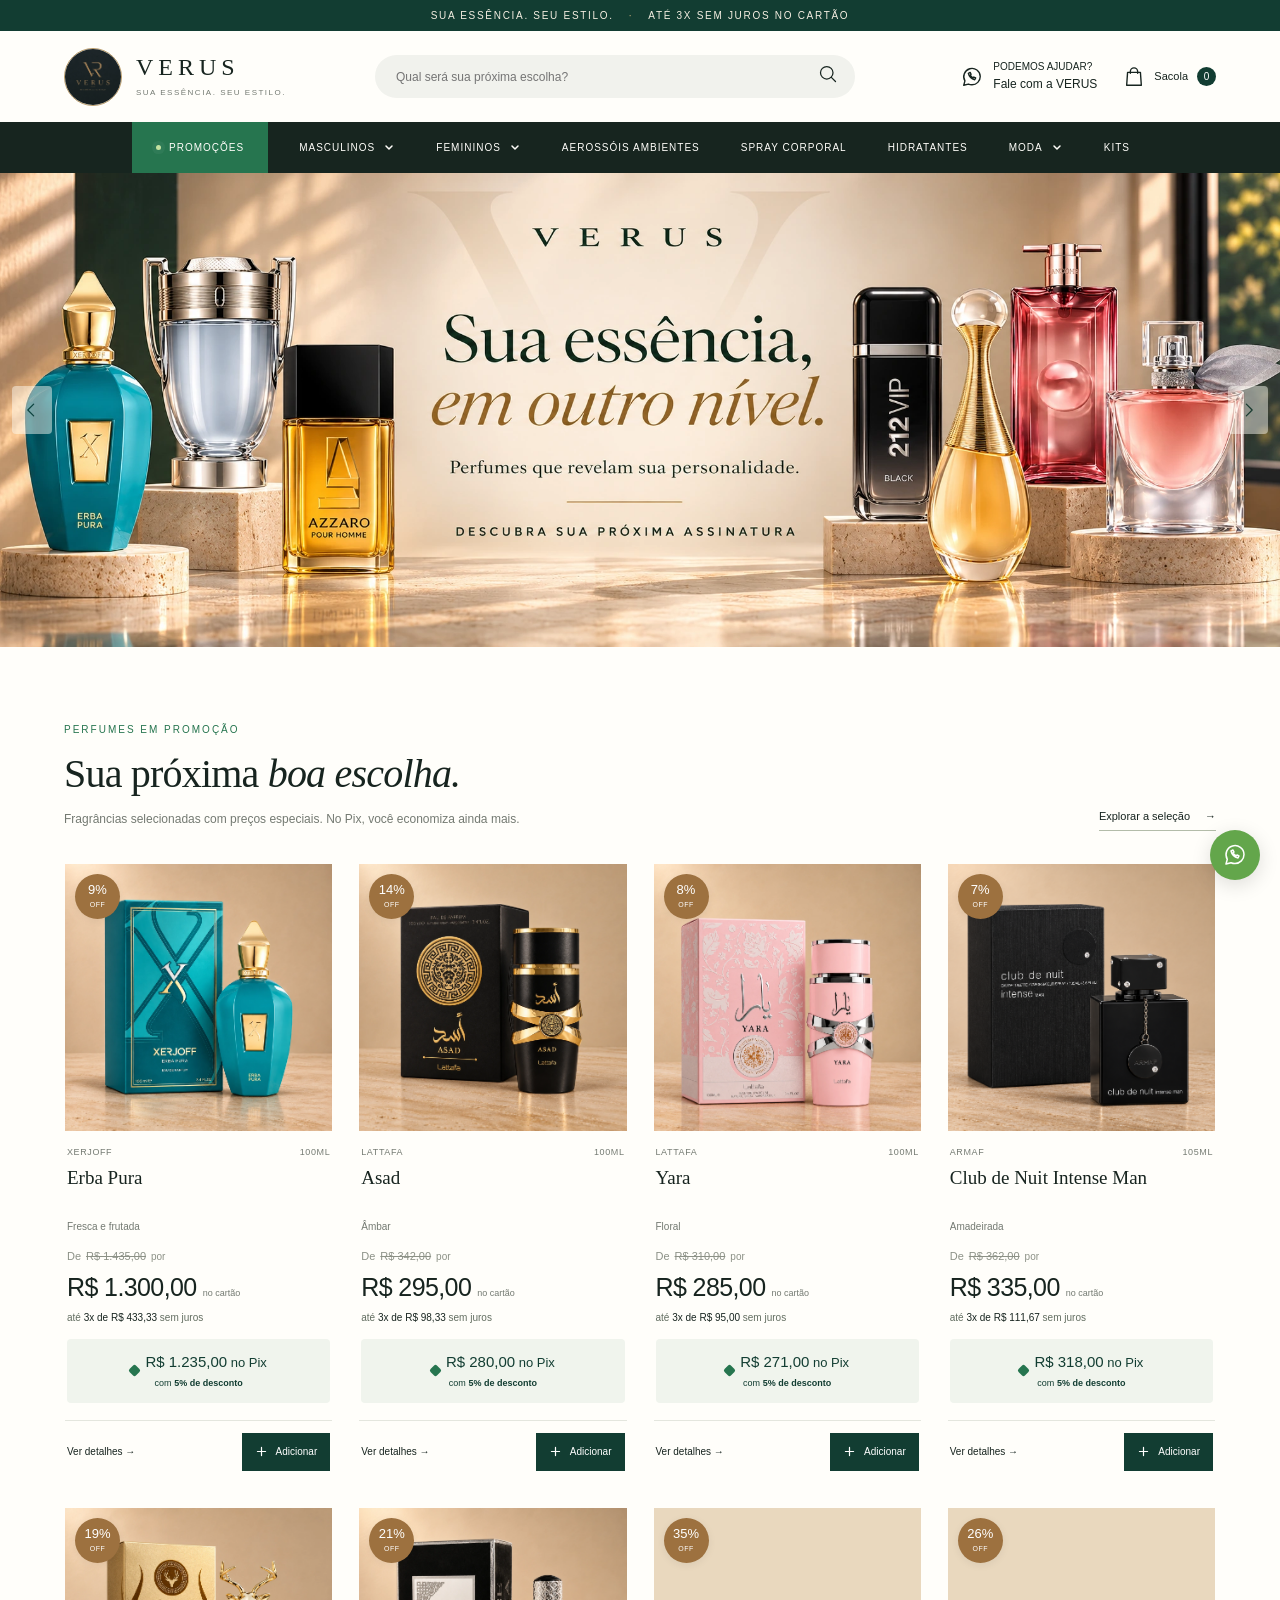
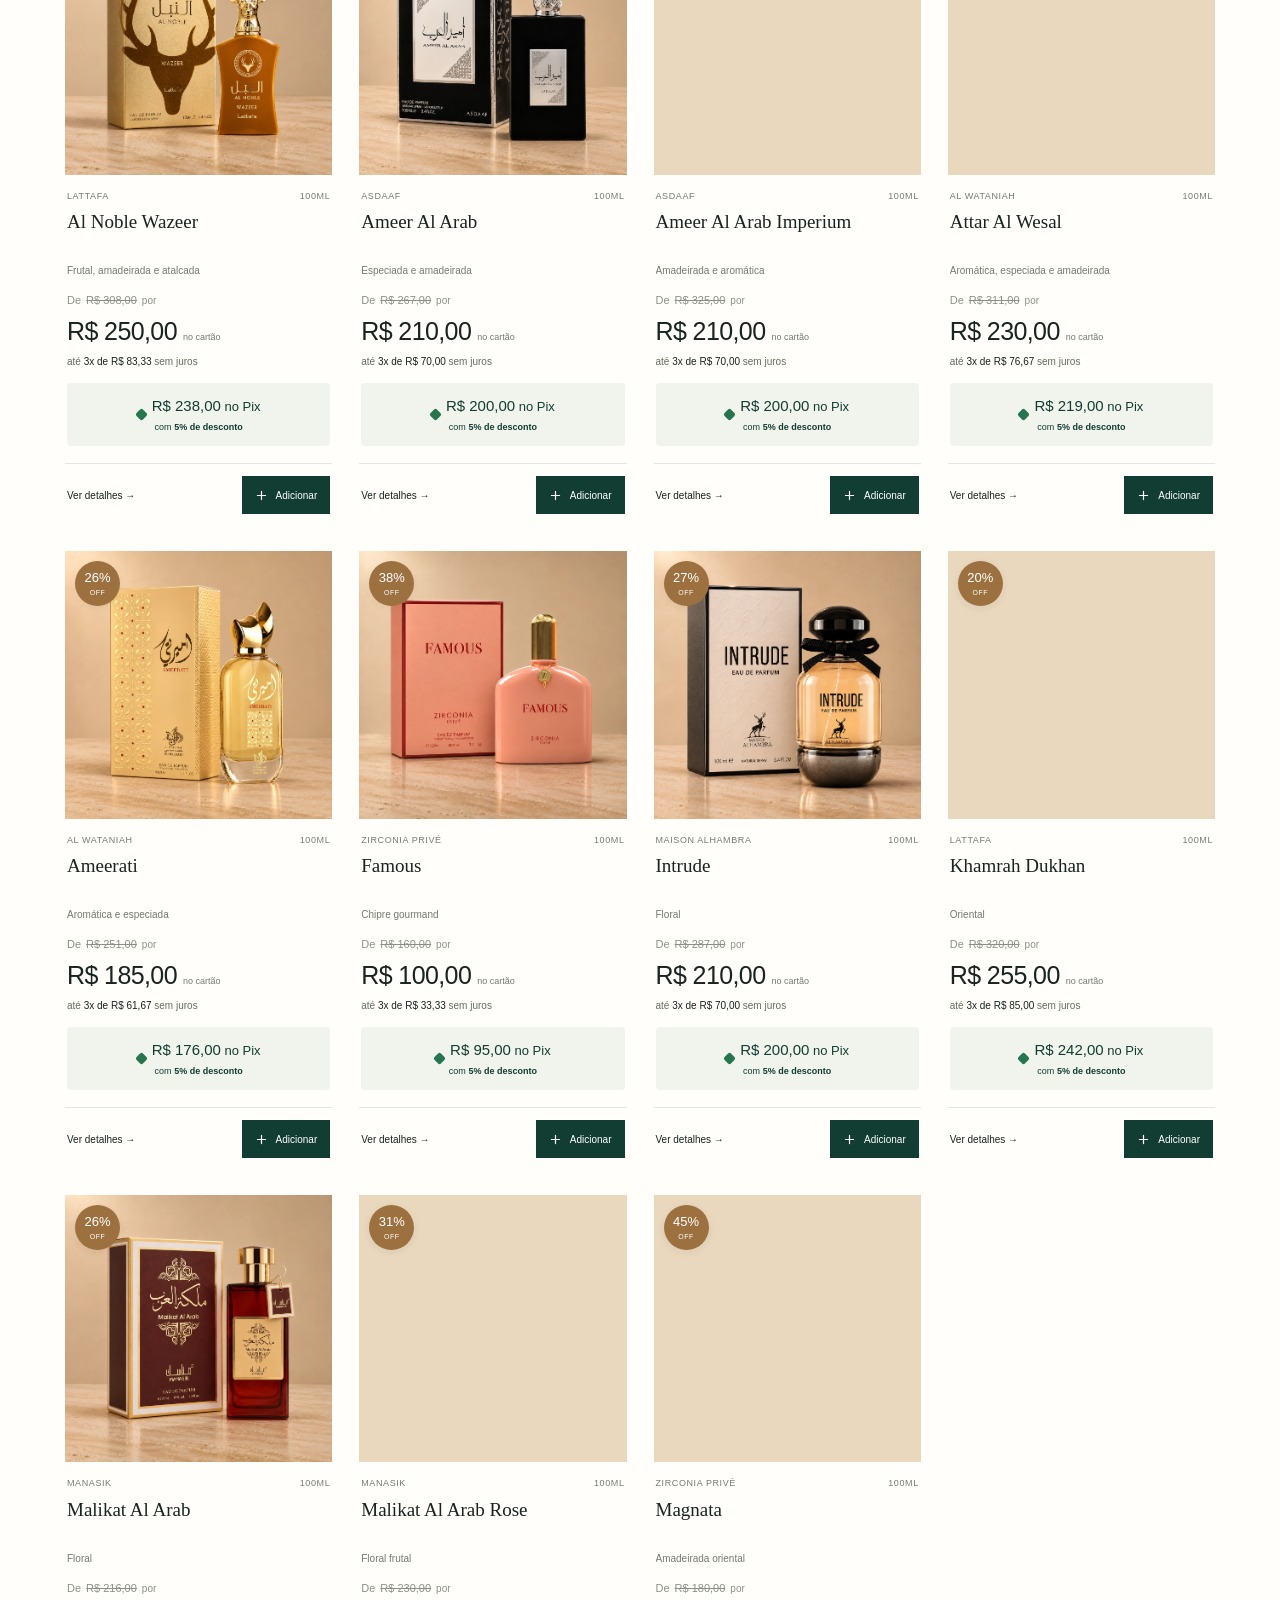
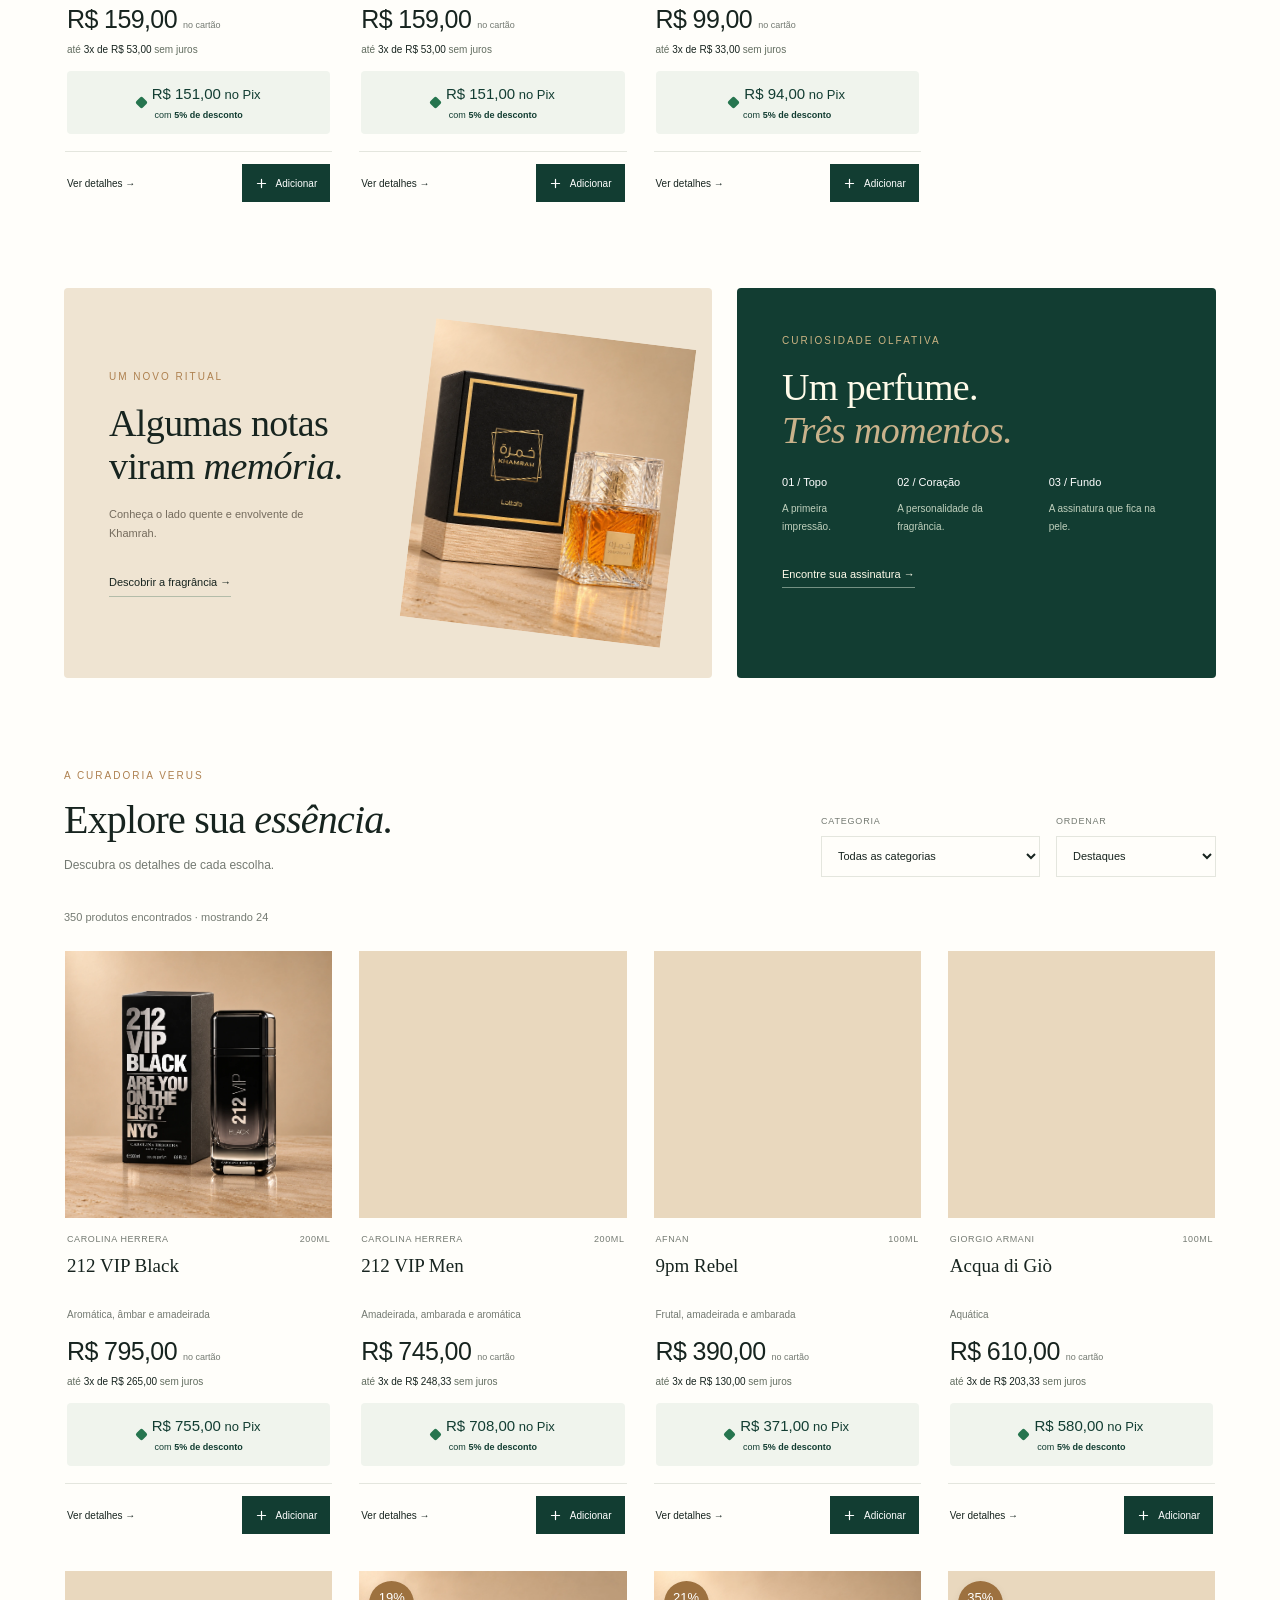
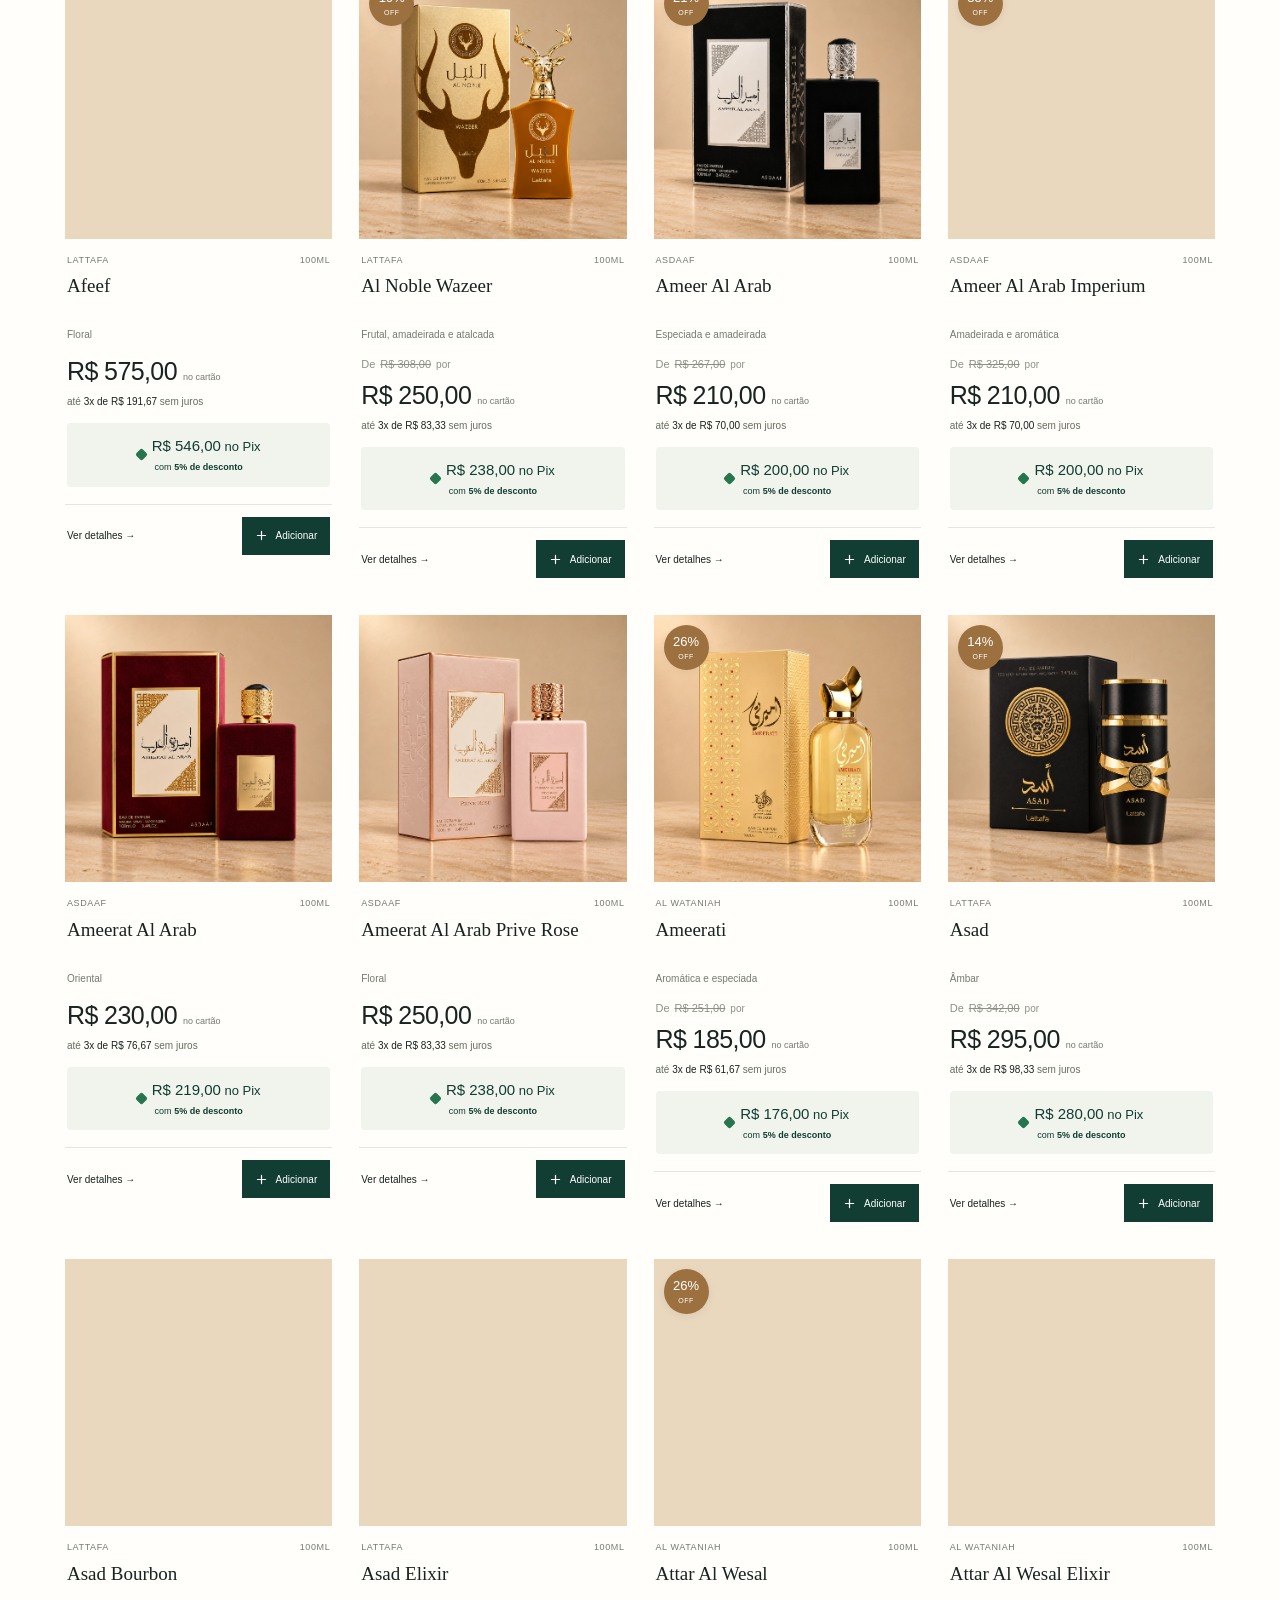
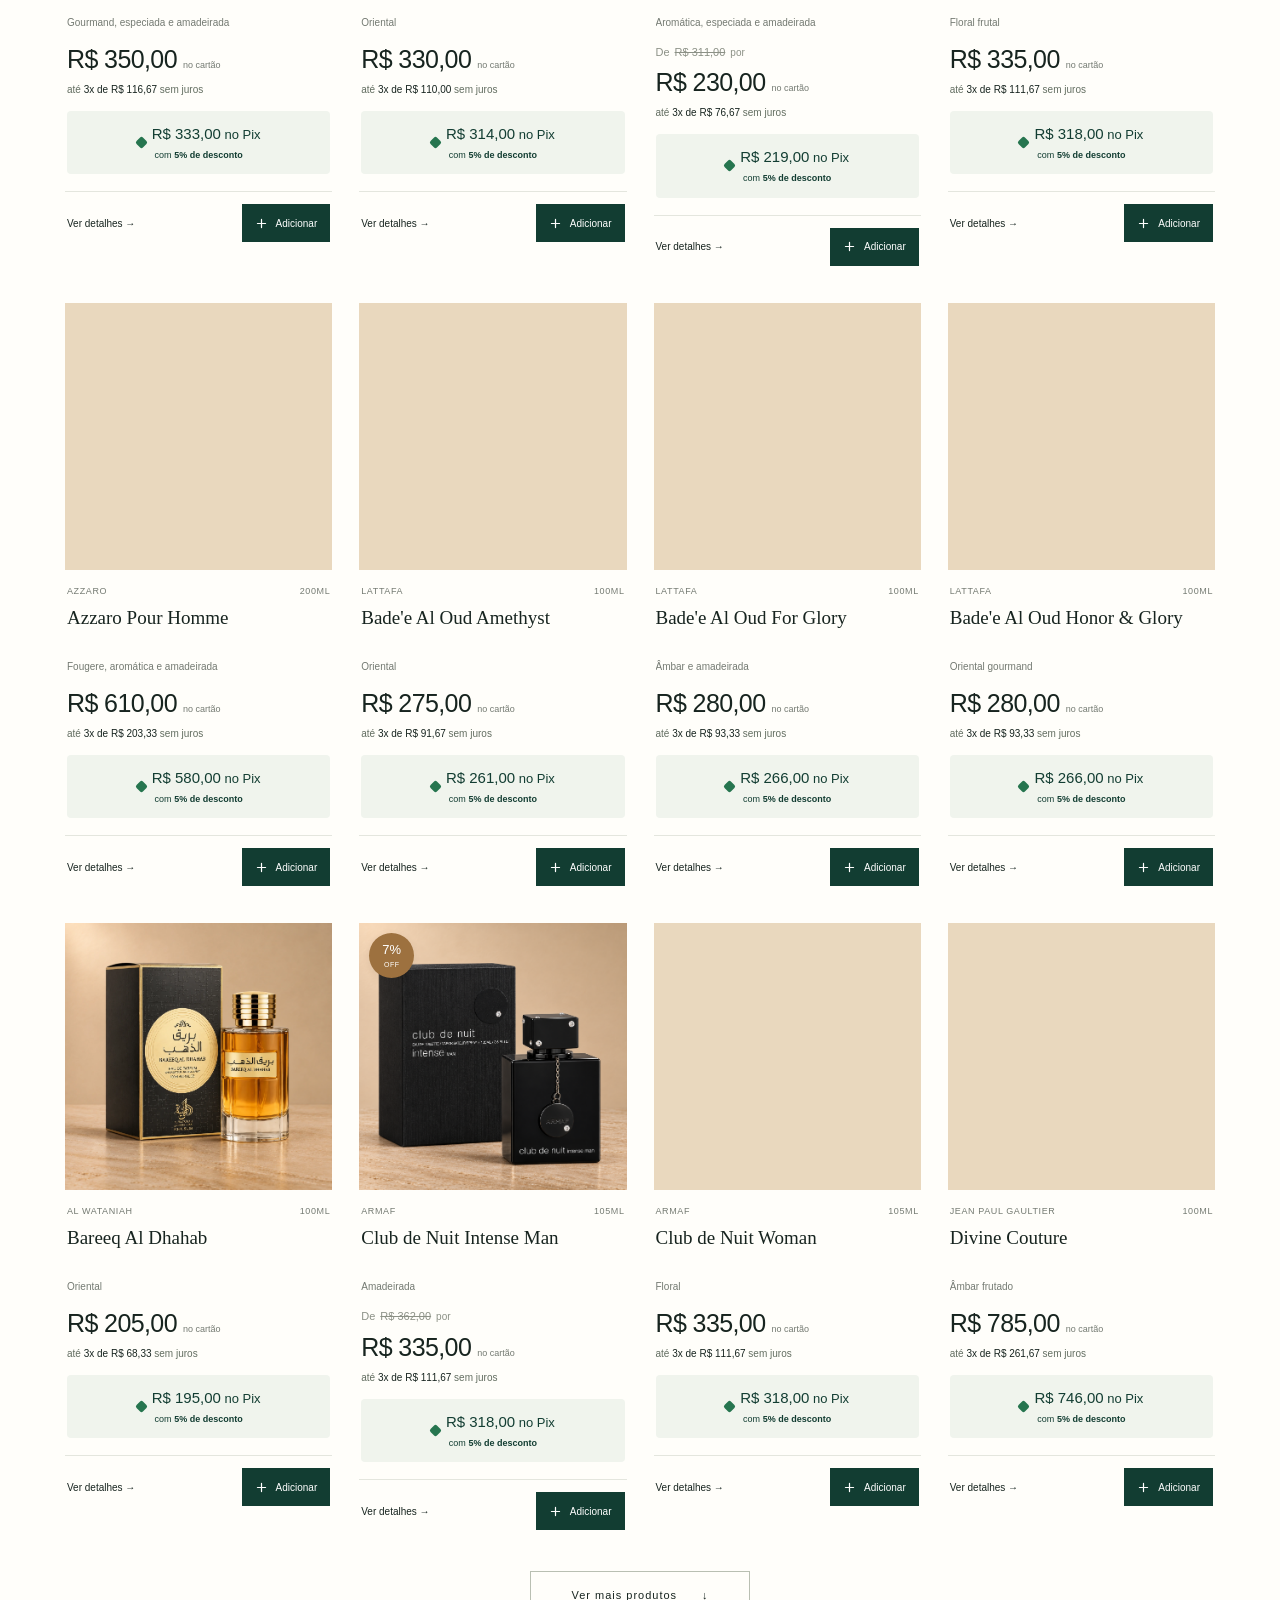
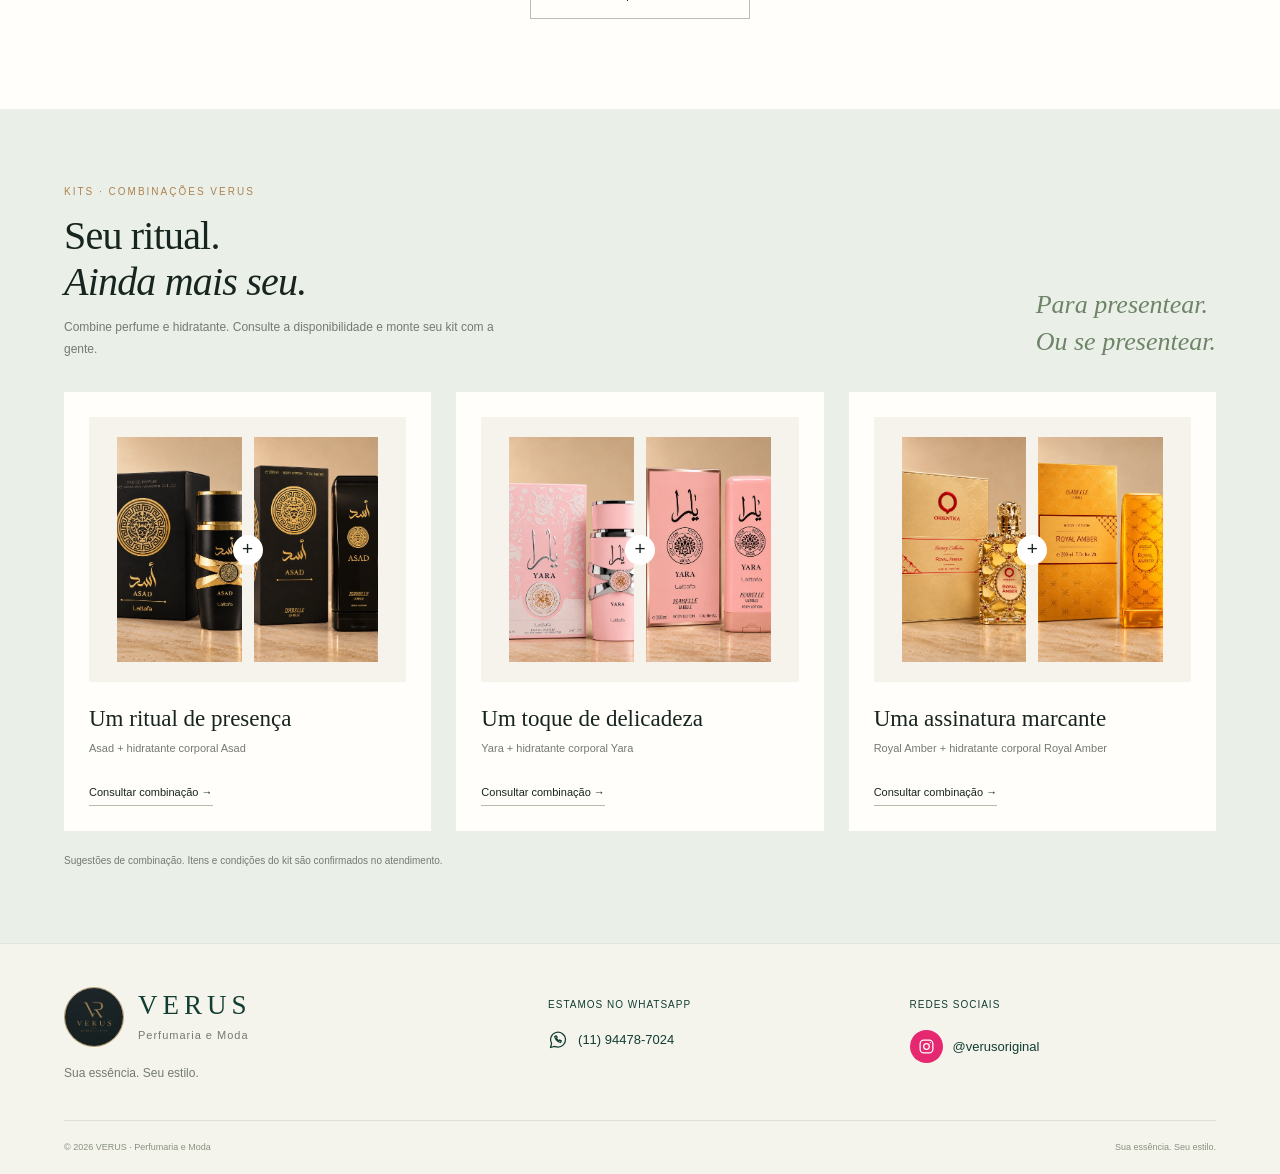
<file: index.html>
<!doctype html>
<html lang="pt-BR">
<head>
  <meta charset="utf-8">
  <meta name="viewport" content="width=device-width, initial-scale=1">
  <meta name="theme-color" content="#123d32">
  <meta name="description" content="Descubra a curadoria VERUS de perfumes árabes, perfumes de nicho, cuidados e moda. Sua essência. Seu estilo.">
  <title>VERUS — Sua essência. Seu estilo.</title>
  <link rel="icon" href="verus-assets/logo.webp" type="image/webp">
  <link rel="stylesheet" href="styles.css?v=moda-fundo-uniforme">
  <script src="products.js?v=precos-automaticos" defer></script>
  <script src="pricing.js?v=precos-automaticos" defer></script>
  <script src="store.js?v=precos-automaticos" defer></script>
</head>
<body data-page="home">
  <a class="skip-link" href="#conteudo">Pular para o conteúdo</a>
  <div id="site-header"></div>
  <main id="conteudo">
    <section class="campaign" aria-roledescription="carrossel" aria-label="Inspire-se com a VERUS">
      <div id="campaign-slides"></div>
      <button class="banner-arrow banner-arrow-previous" type="button" data-action="slide-previous" aria-label="Destaque anterior"><svg viewBox="0 0 24 24" aria-hidden="true"><path d="m14 5-7 7 7 7"/></svg></button>
      <button class="banner-arrow banner-arrow-next" type="button" data-action="slide-next" aria-label="Próximo destaque"><svg viewBox="0 0 24 24" aria-hidden="true"><path d="m10 5 7 7-7 7"/></svg></button>
    </section>
    <section class="section wrap" id="promocoes" aria-labelledby="promocoes-heading">
      <div class="section-heading"><div><span class="eyebrow green">PERFUMES EM PROMOÇÃO</span><h2 id="promocoes-heading">Sua próxima <em>boa escolha.</em></h2><p>Fragrâncias selecionadas com preços especiais. No Pix, você economiza ainda mais.</p></div><a class="text-link" href="index.html?colecao=promocoes#loja">Explorar a seleção <span aria-hidden="true">→</span></a></div>
      <div class="product-grid" id="featured-grid"></div>
    </section>
    <section class="editorial wrap" aria-label="Um pouco mais sobre sua essência">
      <a class="editorial-card editorial-warm" href="produto.html?id=41"><div class="editorial-copy"><span class="eyebrow">UM NOVO RITUAL</span><h2>Algumas notas<br>viram <em>memória.</em></h2><p>Conheça o lado quente e envolvente de Khamrah.</p><span class="text-link">Descobrir a fragrância →</span></div><div class="editorial-photo" data-photo="41"></div></a>
      <article class="editorial-card editorial-green"><span class="eyebrow">CURIOSIDADE OLFATIVA</span><h2>Um perfume.<br><em>Três momentos.</em></h2><div class="scent-steps"><p><b>01 / Topo</b>A primeira impressão.</p><p><b>02 / Coração</b>A personalidade da fragrância.</p><p><b>03 / Fundo</b>A assinatura que fica na pele.</p></div><a class="text-link" href="index.html?colecao=perfumes#loja">Encontre sua assinatura →</a></article>
    </section>
    <section class="section wrap catalogue" id="loja" aria-labelledby="catalogue-heading">
      <div class="section-heading"><div><span class="eyebrow">A CURADORIA VERUS</span><h2 id="catalogue-heading">Explore sua <em>essência.</em></h2><p>Descubra os detalhes de cada escolha.</p></div><div class="catalogue-controls"><label>Categoria<select id="collection" aria-label="Filtrar categoria"></select></label><label>Ordenar<select id="sort" aria-label="Ordenar produtos"><option value="featured">Destaques</option><option value="low">Menor preço no Pix</option><option value="high">Maior preço no Pix</option><option value="az">Nome de A a Z</option></select></label></div></div>
      <aside class="collection-description" id="collection-description" aria-label="Sobre a categoria" hidden></aside>
      <div class="catalogue-summary"><p id="results-summary" aria-live="polite"></p><button class="text-link" id="clear-filters" type="button" data-action="clear-filters" hidden>Limpar filtros ×</button></div>
      <div class="product-grid" id="product-grid"></div>
      <div class="load-more"><button class="button button-outline" type="button" data-action="load-more" id="load-more">Ver mais produtos <span aria-hidden="true">↓</span></button></div>
    </section>
    <section class="kit-section" id="kits" aria-labelledby="kits-heading"><div class="wrap"><div class="section-heading"><div><span class="eyebrow">KITS · COMBINAÇÕES VERUS</span><h2 id="kits-heading">Seu ritual.<br><em>Ainda mais seu.</em></h2><p>Combine perfume e hidratante. Consulte a disponibilidade e monte seu kit com a gente.</p></div><span class="kit-caption">Para presentear.<br>Ou se presentear.</span></div><div class="kit-grid" id="kit-grid"></div><p class="kit-disclaimer">Sugestões de combinação. Itens e condições do kit são confirmados no atendimento.</p></div></section>
  </main>
  <div id="site-footer"></div>
  <div id="cart-root"></div>
  <div class="toast" id="toast" role="status" aria-live="polite"></div>
  <noscript><p class="wrap">Ative o JavaScript para explorar o catálogo e a sacola. Você também pode <a href="https://wa.me/5511944787024">falar com a VERUS pelo WhatsApp</a>.</p></noscript>
</body>
</html>
</file>
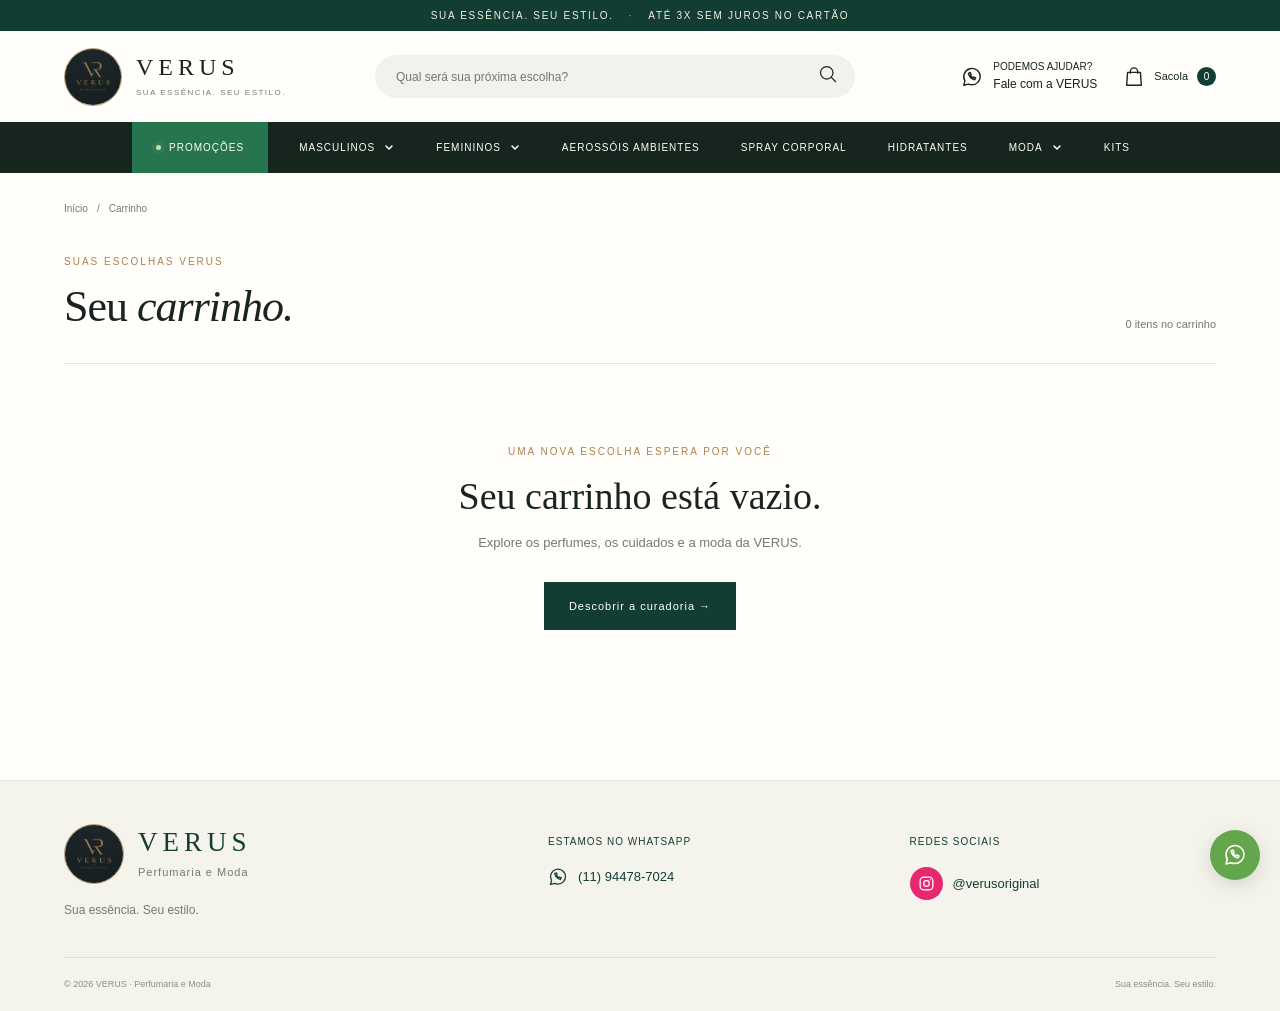
<file: carrinho.html>
<!doctype html>
<html lang="pt-BR">
<head>
  <meta charset="utf-8">
  <meta name="viewport" content="width=device-width, initial-scale=1">
  <meta name="theme-color" content="#123d32">
  <meta name="description" content="Revise os produtos do seu carrinho VERUS e consulte seu pedido pelo WhatsApp.">
  <title>Seu carrinho — VERUS</title>
  <link rel="icon" href="verus-assets/logo.webp" type="image/webp">
  <link rel="stylesheet" href="styles.css?v=moda-fundo-uniforme">
  <script src="products.js?v=precos-automaticos" defer></script>
  <script src="pricing.js?v=precos-automaticos" defer></script>
  <script src="store.js?v=precos-automaticos" defer></script>
</head>
<body data-page="cart">
  <a class="skip-link" href="#conteudo">Pular para o conteúdo</a>
  <div id="site-header"></div>
  <main class="cart-page-main" id="conteudo"></main>
  <div id="site-footer"></div>
  <div id="cart-root"></div>
  <div class="toast" id="toast" role="status" aria-live="polite"></div>
  <noscript><p class="wrap">Ative o JavaScript para conhecer os detalhes do produto ou <a href="https://wa.me/5511944787024">consulte a VERUS pelo WhatsApp</a>.</p></noscript>
</body>
</html>
</file>
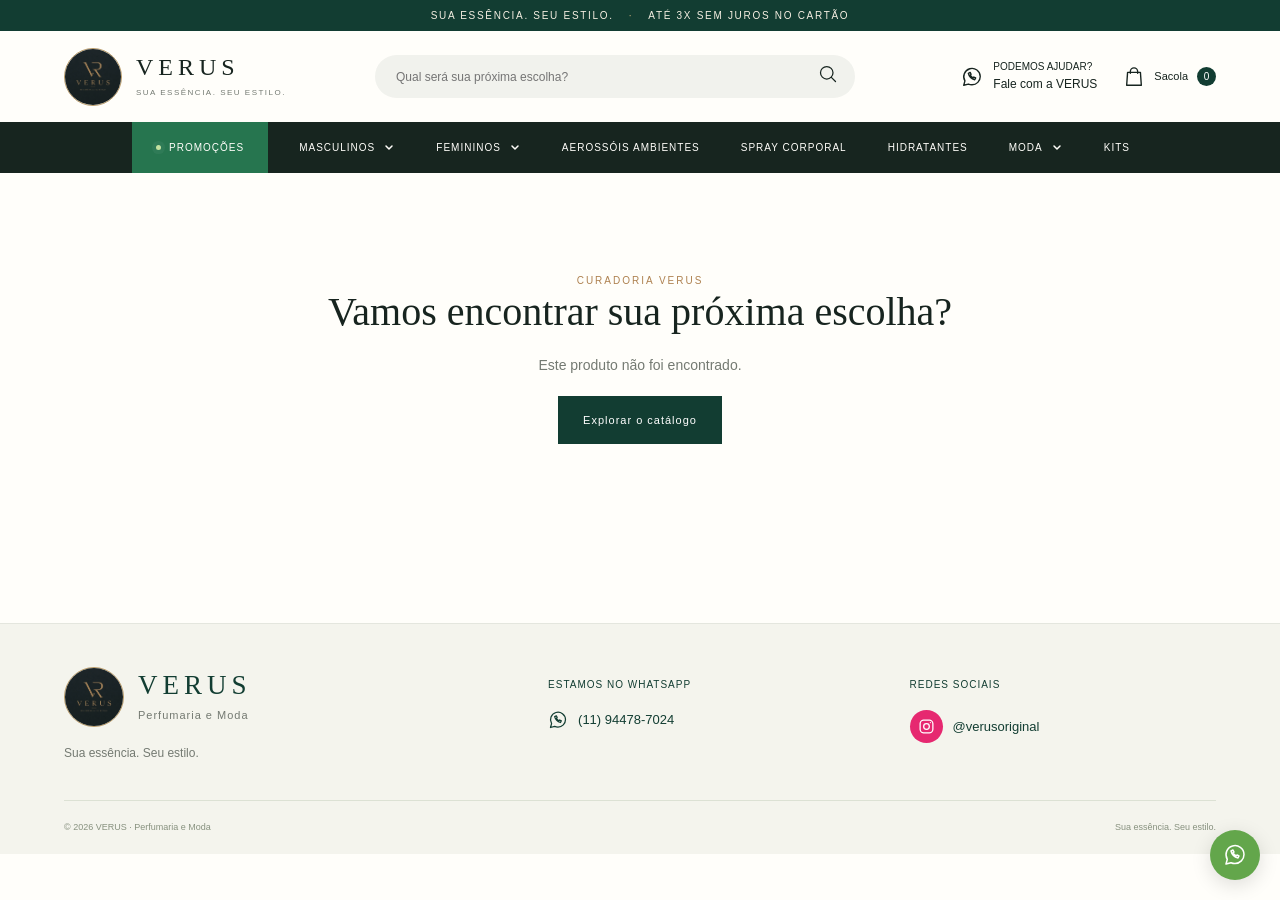
<file: produto.html>
<!doctype html>
<html lang="pt-BR">
<head>
  <meta charset="utf-8">
  <meta name="viewport" content="width=device-width, initial-scale=1">
  <meta name="theme-color" content="#123d32">
  <meta name="description" content="Conheça as notas, o perfil e as ocasiões de cada fragrância da curadoria VERUS.">
  <title>Conheça sua próxima escolha — VERUS</title>
  <link rel="icon" href="verus-assets/logo.webp" type="image/webp">
  <link rel="stylesheet" href="styles.css?v=moda-fundo-uniforme">
  <script src="products.js?v=precos-automaticos" defer></script>
  <script src="pricing.js?v=precos-automaticos" defer></script>
  <script src="store.js?v=precos-automaticos" defer></script>
</head>
<body data-page="product">
  <a class="skip-link" href="#conteudo">Pular para o conteúdo</a>
  <div id="site-header"></div>
  <main class="product-page" id="conteudo"></main>
  <div id="site-footer"></div>
  <div id="cart-root"></div>
  <div class="toast" id="toast" role="status" aria-live="polite"></div>
  <noscript><p class="wrap">Ative o JavaScript para conhecer os detalhes do produto ou <a href="https://wa.me/5511944787024">consulte a VERUS pelo WhatsApp</a>.</p></noscript>
</body>
</html>
</file>
<file: styles.css>
:root{--ink:#17241f;--forest:#123d32;--green:#26754f;--mint:#e9f0e9;--gold:#ae8150;--cream:#f7f5ef;--paper:#fffefa;--muted:#747a72;--line:#e4e6de;--serif:Georgia,'Times New Roman',serif;--shadow:0 18px 45px #1836290c}
*{box-sizing:border-box}html{scroll-behavior:smooth;scroll-padding-top:150px}body{margin:0;color:var(--ink);background:var(--paper);font:14px/1.5 Arial,Helvetica,sans-serif}button,input,select{font:inherit}button,a,input,select{-webkit-tap-highlight-color:transparent}button,a{touch-action:manipulation}button{cursor:pointer}button:disabled{cursor:default}a{color:inherit;text-decoration:none}button{color:inherit}img{display:block;max-width:100%}button,input,select{border-radius:0}h1,h2,h3,p{margin:0}button:focus-visible,a:focus-visible,input:focus-visible,select:focus-visible{outline:2px solid var(--green);outline-offset:5px}button svg,a svg{pointer-events:none}svg{width:22px;height:22px;fill:none;stroke:currentColor;stroke-width:1.5;stroke-linecap:round;stroke-linejoin:round}button[hidden],[hidden]{display:none!important}.wrap{width:min(1320px,90%);margin-inline:auto}.skip-link{position:fixed;top:-100px;left:20px;z-index:30;background:white;padding:15px}.skip-link:focus{top:12px}.announcement{background:var(--forest);color:#f5efe2;min-height:30px;display:flex;align-items:center;justify-content:center;gap:15px;font-size:10px;letter-spacing:1.7px;text-align:center;padding:8px 15px}.announcement span+span::before{content:'·';margin-right:15px;color:#c9ad79}.header-shell{position:sticky;top:0;background:#fffefaed;backdrop-filter:blur(15px);z-index:12}.header-main{height:91px;display:grid;grid-template-columns:270px 1fr 320px;align-items:center;gap:35px}.brand{display:flex;gap:14px;align-items:center;width:fit-content}.brand img{height:58px;width:58px;object-fit:cover;border-radius:50%;border:1px solid #b99b69;background:#10201c}.brand-name{display:block;font:24px/1.1 var(--serif);letter-spacing:5px}.brand-tagline{display:block;font-size:8px;letter-spacing:1.5px;margin-top:6px;color:var(--muted)}.search-form{display:flex;align-items:center;border:1px solid transparent;background:#f1f2ed;border-radius:30px;max-width:480px;width:100%;height:43px;margin:auto}.search-form:focus-within{border-color:var(--green)}.search-form input{width:100%;min-width:0;background:none;border:0;padding:12px 20px;font-size:12px;outline:none}.search-form button{border:0;background:none;padding:9px 16px}.search-form svg{width:20px;height:20px}.header-actions{display:flex;align-items:center;justify-content:flex-end;gap:26px}.service-link{display:flex;gap:10px;align-items:center;font-size:10px;line-height:1.6}.service-link strong{display:block;font-size:12px;font-weight:500}.bag-button{background:transparent;border:0;display:flex;align-items:center;gap:9px;font-size:11px;white-space:nowrap}.bag-count{background:var(--forest);color:white;min-width:19px;height:19px;border-radius:50%;display:grid;place-items:center;font-size:10px}.mobile-menu-toggle{display:none}.primary-navigation{background:#17251f;color:#fffefa}.nav-inner{display:flex;align-items:stretch;justify-content:center;gap:5px;min-height:51px}.nav-link,.nav-toggle{display:flex;align-items:center;justify-content:center;gap:8px;font-size:10px;letter-spacing:1px;padding:17px 18px;white-space:nowrap;border:0;background:none;color:inherit}.nav-link:hover,.nav-toggle:hover{background:#ffffff0c}.nav-promo{background:var(--green);padding-inline:24px;margin-right:8px}.nav-promo::before{content:'';width:5px;height:5px;background:#c3e2a0;border-radius:100%;box-shadow:0 0 0 4px #ffffff0b}.nav-toggle svg{width:12px;height:12px;transition:transform .25s}.nav-toggle[aria-expanded=true] svg{transform:rotate(180deg)}.nav-group{position:relative;display:flex}.submenu{position:absolute;left:0;top:100%;background:var(--paper);color:var(--ink);width:275px;box-shadow:0 15px 35px #0002;padding:18px;border-top:3px solid var(--gold);z-index:15}.submenu a{display:flex;justify-content:space-between;align-items:center;padding:14px 10px;border-bottom:1px solid var(--line);font-size:13px}.submenu a:last-child{border:0}.submenu a:hover{background:var(--mint);color:var(--forest)}.submenu small{font:italic 12px var(--serif);color:var(--muted)}
.eyebrow{font-size:10px;letter-spacing:2px;font-weight:500;color:var(--gold);display:block}.eyebrow.green{color:var(--green)}.campaign{position:relative;overflow:hidden;background:#e8dfcd;min-height:620px}.campaign-slide{position:relative;min-height:620px;display:grid;grid-template-columns:1fr 1fr;align-items:center;padding-block:55px 82px;isolation:isolate}.campaign-slide::before{content:'';position:absolute;inset:0;z-index:-1;background:radial-gradient(ellipse at 80% 50%,#e9d7b5 0,transparent 57%),linear-gradient(105deg,#f7f2e6,#d6c29e)}.campaign-slide::after{content:'V';position:absolute;right:-50px;bottom:-220px;color:#fff4;font:800px/.9 var(--serif);z-index:-1;pointer-events:none}.campaign-slide[data-theme=rose]::before{background:radial-gradient(ellipse at 80% 40%,#fae0d6 0,transparent 60%),linear-gradient(105deg,#fbf4ef,#dbb5aa)}.campaign-slide[data-theme=green]::before{background:radial-gradient(ellipse at 80% 50%,#5c7665 0,transparent 58%),linear-gradient(105deg,#102f26,#49604c)}.campaign-slide[data-theme=green]{color:#fffdf2}.campaign-slide[data-theme=green] .eyebrow{color:#d8c393}.campaign-copy{position:relative;z-index:3;padding-left:max(5vw,calc((100vw - 1320px)/2));padding-right:35px;max-width:730px}.campaign-copy h1,.campaign-copy h2{font:clamp(45px,4.7vw,74px)/1.08 var(--serif);font-weight:400;letter-spacing:-2px;margin:22px 0}.campaign-copy h1 em,.campaign-copy h2 em{font-weight:400;color:#826441}.campaign-slide[data-theme=green] h2 em{color:#d8c393}.campaign-copy p{font-size:13px;line-height:1.9;max-width:330px;opacity:.8}.campaign-copy .button{margin-top:30px}.button{display:inline-flex;align-items:center;justify-content:center;gap:25px;min-height:48px;padding:13px 24px;background:var(--forest);color:white;border:1px solid var(--forest);font-size:11px;letter-spacing:1px;transition:background .25s,transform .25s,box-shadow .25s}.button:hover{background:#205b45;border-color:#205b45;box-shadow:0 7px 18px #10382b20;transform:translateY(-2px)}.button-outline{background:none;color:var(--ink);border-color:#b9bfb2}.button-outline:hover{background:var(--forest);color:white}.campaign-slide[data-theme=green] .button{background:#efe8d7;color:var(--forest);border-color:#efe8d7}.campaign-art{height:480px;position:relative;max-width:670px;display:flex;align-items:center;justify-content:center;padding-right:6vw}.campaign-art::before{content:'';position:absolute;bottom:8px;left:6%;right:3%;height:45px;background:#102f2726;border-radius:50%;filter:blur(20px)}.campaign-photo{position:relative;height:440px;width:310px;border-radius:150px 150px 24px 24px;overflow:hidden;box-shadow:0 20px 45px #35271126;transform:rotate(5deg);z-index:2;animation:float-main 8s ease-in-out infinite}.campaign-photo .photo-window{border-radius:inherit}.campaign-photo.secondary{position:absolute;height:340px;width:240px;left:-5px;bottom:0;z-index:1;transform:rotate(-9deg);animation:float-secondary 9s ease-in-out infinite}.campaign-label{position:absolute;right:3vw;top:90px;font-size:10px;letter-spacing:2px;writing-mode:vertical-rl;opacity:.6}.campaign-controls{position:absolute;bottom:25px;left:5%;right:5%;display:flex;align-items:center;justify-content:space-between;z-index:4;color:var(--ink)}.campaign[data-current-theme=green] .campaign-controls{color:#fffdf2}.campaign-index{font-size:10px;letter-spacing:2px}.campaign-dots{display:flex;gap:10px;position:absolute;left:50%;transform:translateX(-50%)}.campaign-dots button{width:7px;height:7px;padding:0;border-radius:20px;background:currentColor;opacity:.25;border:0;transition:width .4s,opacity .4s;position:relative}.campaign-dots button::before{content:'';position:absolute;inset:-9px}.campaign-dots button[aria-pressed=true]{width:30px;opacity:.85}.campaign-arrows{display:flex;gap:8px;align-items:center}.campaign-arrows button{display:grid;place-items:center;width:34px;height:34px;border:1px solid #a6a99a6b;border-radius:50%;background:#ffffff30;color:inherit;font-size:15px}.campaign-arrows button:hover{background:#ffffff80}.campaign-arrows button:nth-child(2){font-size:10px}.benefits{display:grid;grid-template-columns:repeat(3,1fr);padding-block:28px;border-bottom:1px solid var(--line);gap:30px}.benefits>div{display:flex;gap:15px;align-items:center;justify-content:center;border-right:1px solid var(--line)}.benefits>div:last-child{border:0}.benefit-symbol{font:italic 28px var(--serif);color:var(--gold)}.benefits p{display:flex;flex-direction:column;gap:3px;font-size:10px;color:var(--muted)}.benefits strong{font-size:12px;color:var(--ink);font-weight:500}
.section{padding-block:75px}.section-heading{display:flex;justify-content:space-between;align-items:end;gap:35px;margin-bottom:32px}.section-heading h2{font:40px/1.15 var(--serif);font-weight:400;letter-spacing:-.8px;margin-top:14px}.section-heading h2 em{font-weight:400}.section-heading p{color:var(--muted);font-size:12px;max-width:510px;margin-top:12px;line-height:1.8}.text-link{display:inline-flex;gap:15px;align-items:center;font-size:11px;border:0;border-bottom:1px solid #b3bca9;padding:5px 0;background:none;white-space:nowrap;width:fit-content;transition:color .2s,gap .2s}.text-link:hover{color:var(--green);gap:22px}.product-grid{display:grid;grid-template-columns:repeat(4,minmax(0,1fr));gap:35px 25px}.product-card{position:relative;min-width:0;transition:transform .35s cubic-bezier(.2,.8,.2,1),box-shadow .35s;background:var(--paper);border:1px solid transparent}.product-picture{position:relative;display:flex;align-items:center;justify-content:center;background:#f0eee7;height:310px;padding:14px;overflow:hidden;transition:background .3s;border-radius:4px}.product-picture::after{content:'Conhecer a fragrância ↗';position:absolute;left:12px;right:12px;bottom:12px;background:#fffefaed;color:var(--forest);font-size:10px;letter-spacing:.5px;text-align:center;padding:10px;transform:translateY(60px);opacity:0;transition:transform .3s,opacity .3s;pointer-events:none}.product-card[data-kind=Roupa] .product-picture::after{content:'Ver modelo e detalhes ↗'}.product-card[data-kind=Hidratante] .product-picture::after{content:'Conhecer o hidratante ↗'}.product-card[data-kind^=Spray] .product-picture::after{content:'Ver detalhes ↗'}.product-picture .photo-window{transition:transform .5s ease}.product-card:focus-within .product-picture::after{transform:translateY(0);opacity:1}.product-card:focus-within{box-shadow:var(--shadow)}.photo-window{display:block;position:relative;aspect-ratio:705/1005;height:100%;max-width:100%;overflow:hidden;border-radius:18px;background:#c8b082}.photo-window img{position:absolute;width:283.69%;height:140.3%;max-width:none;left:-173.76%;top:-23.88%;object-fit:fill}.photo-window.fashion-photo{aspect-ratio:1;height:auto;width:100%;border-radius:10px}.photo-window.fashion-photo img{width:277.78%;height:195.83%;left:-29.86%;top:-73.33%}.photo-pending{width:100%;height:100%;display:flex;flex-direction:column;justify-content:center;align-items:center;text-align:center;gap:12px;color:#917854;background:#efebe0;font:25px var(--serif)}.photo-pending small{font:11px Arial}.product-flags{position:absolute;left:10px;top:10px;display:flex;gap:6px;z-index:2}.product-flag{color:var(--forest);background:#fafff5ed;padding:5px 9px;font-size:8px;letter-spacing:.5px;border:1px solid #d5dfcb}.product-meta{display:flex;justify-content:space-between;gap:10px;font-size:9px;color:var(--muted);padding:15px 2px 0;text-transform:uppercase;letter-spacing:.6px}.product-card h3{font:19px/1.25 var(--serif);font-weight:400;margin:7px 2px 0;min-height:48px}.product-card h3 a:hover{color:var(--green)}.product-profile{font-size:10px;color:var(--muted);margin:5px 2px 14px;min-height:15px;overflow:hidden;white-space:nowrap;text-overflow:ellipsis}.price-block{padding:0 2px}.price-pix{font-size:21px;letter-spacing:-.6px;font-weight:500;color:var(--forest)}.price-pix small{font-size:10px;letter-spacing:0;font-weight:400;color:var(--muted);margin-left:5px}.price-card{font-size:10px;color:var(--muted);margin-top:4px}.price-card b{color:#495147;font-weight:500}.pix-saving{font-size:9px;color:var(--green);margin-top:5px}.card-actions{display:flex;gap:10px;justify-content:space-between;align-items:center;margin-top:17px;padding:12px 2px 0;border-top:1px solid var(--line)}.card-actions .text-link{font-size:10px;border:0}.add-small{background:var(--forest);color:white;border:0;display:flex;gap:8px;align-items:center;justify-content:center;padding:10px 13px;font-size:10px;transition:background .25s,transform .25s;min-height:38px}.add-small svg{width:13px;height:13px}.add-small:hover{background:var(--green)}.add-small:active{transform:scale(.96)}.editorial{display:grid;grid-template-columns:1.15fr .85fr;gap:25px;padding-block:10px 15px}.editorial-card{min-height:390px;position:relative;border-radius:4px;padding:45px;overflow:hidden}.editorial-warm{background:#efe4d2;display:grid;grid-template-columns:1fr .9fr;align-items:center;gap:5px}.editorial-copy{z-index:2}.editorial-card h2{font:38px/1.12 var(--serif);font-weight:400;letter-spacing:-.6px;margin-top:18px}.editorial-card p{font-size:11px;line-height:1.8;max-width:210px;margin-top:17px;color:#746b5d}.editorial-card .text-link{margin-top:25px}.editorial-photo{height:300px;transform:rotate(7deg);position:relative;right:-12px;transition:transform .5s}.editorial-warm:hover .editorial-photo{transform:rotate(3deg) translateY(-7px)}.editorial-green{background:var(--forest);color:#fffbea}.editorial-green .eyebrow{color:#ccb483}.editorial-green h2 em{color:#c9b28b}.editorial-green .text-link{color:#fffbea;border-color:#749183}.scent-steps{display:flex;gap:25px;margin-top:22px}.scent-steps p{font-size:10px;color:#c0d0bd;margin:0}.scent-steps b{display:block;font-size:11px;font-weight:400;color:white;margin-bottom:7px}.catalogue{padding-top:75px}.catalogue-controls{display:flex;gap:16px}.catalogue-controls label{font-size:9px;letter-spacing:.8px;text-transform:uppercase;color:var(--muted);display:flex;flex-direction:column;gap:7px}.catalogue-controls select{background:var(--paper);color:var(--ink);border:1px solid var(--line);padding:12px 30px 12px 12px;font-size:11px;max-width:230px;min-height:41px}.catalogue-summary{display:flex;justify-content:space-between;align-items:center;margin-bottom:25px;color:var(--muted);font-size:11px}.catalogue-summary .text-link{font-size:10px}.load-more{text-align:center;margin-top:40px}.load-more .button{min-width:220px}.empty-state{grid-column:1/-1;padding:70px 25px;background:var(--cream);text-align:center}.empty-state h3{font:28px var(--serif);margin-bottom:10px}.empty-state p{font-size:12px;color:var(--muted);margin-bottom:20px}
.kit-section{background:#eaf0e7;padding-block:75px;margin-top:15px}.kit-section .section-heading p{max-width:430px}.kit-caption{font:italic 26px/1.4 var(--serif);color:#6f8369}.kit-grid{display:grid;grid-template-columns:repeat(3,1fr);gap:25px}.kit-card{background:var(--paper);padding:25px}.kit-pictures{height:265px;display:flex;gap:10px;align-items:center;justify-content:center;background:#f5f3ec;padding:20px;position:relative}.kit-pictures .photo-window{max-width:45%;height:100%;flex:1}.kit-plus{background:white;border-radius:50%;min-width:30px;height:30px;display:grid;place-items:center;font-size:19px;z-index:2;margin-inline:-19px}.kit-card h3{font:23px var(--serif);font-weight:400;margin-top:24px}.kit-card p{font-size:11px;color:var(--muted);margin-top:8px}.kit-card .text-link{margin-top:22px}.kit-disclaimer{font-size:10px;color:var(--muted);margin-top:22px}.footer{background:#112c24;color:#e8e7d8;padding-block:48px 20px}.footer-main{display:grid;grid-template-columns:1.5fr 1fr 1fr;gap:60px;padding-bottom:35px}.footer .brand-name{font-size:26px;color:#d2bb90}.footer .brand-tagline{color:#b7c0b0}.footer p{font-size:11px;line-height:1.9;color:#b6c0b0;max-width:280px;margin-top:18px}.footer h3{font-size:11px;letter-spacing:1px;font-weight:400;color:#e4d2ae;margin-bottom:15px}.footer-links{display:flex;gap:10px;flex-direction:column;font-size:11px;color:#b6c0b0}.footer-links a:hover{color:#e4d2ae}.footer-bottom{border-top:1px solid #ffffff15;display:flex;justify-content:space-between;gap:20px;padding-top:20px;font-size:9px;color:#a1b09b}.whatsapp-float{position:fixed;right:22px;bottom:22px;height:47px;width:47px;display:grid;place-items:center;background:var(--green);color:white;border-radius:50%;box-shadow:0 5px 20px #0002;z-index:8;transition:transform .25s}.whatsapp-float:hover{transform:translateY(-5px)}.whatsapp-float svg{width:24px;height:24px}
.product-page{min-height:50vh}.breadcrumbs{display:flex;flex-wrap:wrap;gap:9px;font-size:10px;color:var(--muted);padding-top:28px}.breadcrumbs a:hover{color:var(--forest)}.product-layout{display:grid;grid-template-columns:1fr 1fr;gap:85px;align-items:start;margin-block:30px 65px}.product-gallery{background:#f2efe5;min-height:590px;display:flex;align-items:center;justify-content:center;padding:30px;border-radius:4px;position:relative}.product-gallery>.photo-window{height:530px;max-width:100%;width:auto}.product-gallery>.fashion-photo{height:auto;width:100%;max-width:530px}.gallery-caption{position:absolute;bottom:12px;left:0;right:0;text-align:center;font-size:9px;letter-spacing:1.3px;color:#87816f}.product-info{padding-top:20px}.product-info h1{font:48px/1.1 var(--serif);font-weight:400;letter-spacing:-1px;margin-top:14px;overflow-wrap:anywhere}.product-chips{display:flex;gap:7px;flex-wrap:wrap;margin-top:20px}.chip{border:1px solid var(--line);padding:6px 11px;font-size:10px;color:#606e5e}.product-intro{font-size:13px;line-height:1.9;color:var(--muted);margin-top:23px;max-width:455px}.size-options{margin-top:23px;display:flex;align-items:center;gap:10px}.size-options span{font-size:11px;color:var(--muted);margin-right:5px}.size-options a{border:1px solid var(--line);padding:8px 15px;font-size:11px}.size-options a[aria-current=page]{border-color:var(--forest);background:var(--mint);color:var(--forest)}.product-buy-box{border-top:1px solid var(--line);margin-top:26px;padding-top:25px}.product-buy-box .price-block{padding:0}.product-buy-box .price-pix{font-size:34px;letter-spacing:-1px}.product-buy-box .price-pix small{font-size:12px}.product-buy-box .price-card{font-size:12px;margin-top:9px}.product-buy-box .pix-saving{font-size:11px;margin-top:10px}.product-purchase-actions{display:flex;gap:12px;margin-top:25px}.quantity{display:flex;align-items:center;justify-content:center;border:1px solid #c9cfc2;min-height:49px;min-width:105px}.quantity button{width:33px;background:none;border:0;font-size:19px;min-height:45px}.quantity output{min-width:24px;text-align:center;font-size:12px}.product-purchase-actions .button{flex:1;letter-spacing:.6px}.purchase-note{color:var(--muted);font-size:10px;line-height:1.8;margin-top:14px}.product-help{display:flex;align-items:center;gap:10px;margin-top:22px;font-size:11px;color:var(--forest)}.product-help svg{height:19px;width:19px}.fragrance-story{padding-block:55px 0;border-top:1px solid var(--line)}.fragrance-story .section-heading{margin-bottom:30px}.notes-grid{display:grid;grid-template-columns:repeat(3,1fr);gap:22px}.note-card{padding:30px;background:#f6f5ee;position:relative;min-height:185px;overflow:hidden}.note-number{font:italic 46px var(--serif);color:#c8d0bd;position:absolute;right:18px;top:12px}.note-card h3{font:23px var(--serif);font-weight:400;margin-block:20px 13px}.note-card p{font-size:12px;color:#68725e;line-height:1.8;max-width:300px}.occasion{display:grid;grid-template-columns:.8fr 1.2fr;gap:50px;align-items:center;margin-top:25px;padding:45px;background:var(--forest);color:var(--paper)}.occasion .eyebrow{color:#ccb484}.occasion h2{font:34px var(--serif);font-weight:400;margin-top:13px}.occasion p{font-size:13px;line-height:1.9;color:#d5dfcf}.product-description{max-width:900px;padding:35px;background:var(--cream);font-size:14px;line-height:2;color:#64715e}.product-description h3{font:25px var(--serif);color:var(--ink);margin-bottom:15px}.size-tags{display:flex;flex-wrap:wrap;gap:10px;margin-top:20px}.size-tags span{border:1px solid #cbd3c1;padding:8px 13px;color:var(--forest);font-size:12px;background:white}.variants-copy{font-size:12px;line-height:2;margin-top:20px}.related-section{padding-block:70px}.error-page{text-align:center;padding:100px 20px}.error-page h1{font:40px var(--serif)}.error-page p{margin:20px 0;color:var(--muted)}
.cart-panel{position:fixed;inset:0 0 0 auto;margin:0;width:min(440px,100%);height:100dvh;max-height:100dvh;max-width:100%;border:0;background:var(--paper);padding:26px;box-shadow:-20px 0 60px #0001}.cart-panel::backdrop{background:#0b201b80;backdrop-filter:blur(3px)}.cart-heading{display:flex;align-items:center;justify-content:space-between;border-bottom:1px solid var(--line);padding-bottom:20px}.cart-heading h2{font:26px var(--serif);font-weight:400}.icon-button{border:0;background:none;display:grid;place-items:center;padding:5px;min-width:35px;min-height:35px}.cart-line{padding-block:18px;border-bottom:1px solid var(--line);display:grid;grid-template-columns:70px 1fr;gap:16px}.cart-photo{height:98px;display:flex;align-items:center;justify-content:center;background:var(--cream)}.cart-photo .photo-window{max-width:100%}.cart-photo .fashion-photo{height:70px;width:70px}.cart-photo .photo-pending{font-size:10px;gap:3px}.cart-photo .photo-pending small{font-size:8px}.cart-line h3{font:17px var(--serif);font-weight:400;margin-bottom:5px}.cart-line p{font-size:10px;color:var(--muted);margin-top:5px}.cart-line .quantity{min-height:30px;width:95px;min-width:95px;margin-top:12px}.cart-line .quantity button{min-height:28px;font-size:15px}.cart-line .quantity output{font-size:11px}.cart-line-actions{display:flex;justify-content:space-between;align-items:center;gap:10px}.remove-item{background:none;border:0;font-size:10px;color:var(--muted);text-decoration:underline}.cart-total{display:flex;justify-content:space-between;align-items:center;margin-block:25px 15px;font-size:13px}.cart-total b{font-size:22px;font-weight:500}.cart-panel .button{width:100%}.cart-notice{font-size:10px;color:var(--muted);line-height:1.8;margin-top:14px}.cart-empty{text-align:center;padding:60px 0}.cart-empty p{color:var(--muted);font-size:12px;margin-top:12px}.toast{position:fixed;bottom:25px;left:50%;transform:translate(-50%,15px);opacity:0;background:var(--forest);color:white;padding:13px 23px;z-index:25;font-size:12px;pointer-events:none;transition:opacity .25s,transform .25s}.toast.visible{opacity:1;transform:translate(-50%,0)}body:has(dialog[open]){overflow:hidden}.reveal-ready{opacity:0;transform:translateY(18px);transition:opacity .8s,transform .8s}.reveal-ready.is-visible{opacity:1;transform:translateY(0)}
@keyframes float-main{0%,100%{transform:rotate(5deg) translateY(0)}50%{transform:rotate(3deg) translateY(-10px)}}@keyframes float-secondary{0%,100%{transform:rotate(-9deg) translateY(0)}50%{transform:rotate(-7deg) translateY(-12px)}}
@media(hover:hover){.product-card:hover{transform:translateY(-7px);box-shadow:var(--shadow)}.product-card:hover .product-picture{background:#e9ebdf}.product-card:hover .product-picture .photo-window{transform:rotate(-1.5deg) translateY(-3px)}.product-card:hover .product-picture::after{transform:translateY(0);opacity:1}.product-card[data-kind=Roupa]:hover .fashion-photo img{left:-147.92%}}
@media(min-width:1500px){.campaign-copy{padding-left:max(5vw,calc((100vw - 1320px)/2))}.campaign-art{max-width:740px}.campaign-photo{height:470px;width:330px}.campaign-photo.secondary{height:370px;width:260px}}
@media(max-width:1150px){.header-main{grid-template-columns:230px 1fr 230px;gap:20px}.header-actions{gap:14px}.service-link{font-size:9px}.service-link strong{font-size:10px}.nav-link,.nav-toggle{padding-inline:12px;font-size:9px}.nav-promo{padding-inline:17px}.campaign-photo{height:400px;width:280px}.campaign-photo.secondary{height:300px;width:210px;left:-5px}.campaign-art{height:440px}.campaign-slide,.campaign{min-height:570px}.product-picture{height:275px}.product-grid{gap:30px 18px}.editorial-card{padding:30px}.editorial-card h2{font-size:33px}.editorial-photo{height:270px;right:0}.product-layout{gap:45px}.product-gallery{min-height:520px}.product-gallery>.photo-window{height:460px}.product-gallery>.fashion-photo{height:auto}.product-info h1{font-size:40px}.kit-pictures{height:225px;padding:12px}.kit-card{padding:18px}}
@media(max-width:1000px){html{scroll-padding-top:155px}.header-main{grid-template-columns:1fr auto;height:auto;min-height:125px;padding-block:15px;gap:13px}.brand img{width:47px;height:47px}.brand-name{font-size:21px}.brand-tagline{font-size:7px}.header-actions .service-link{display:none}.header-actions{gap:17px}.mobile-menu-toggle{display:grid;place-items:center;background:none;border:0;padding:5px}.mobile-menu-toggle svg{width:24px;height:24px}.search-form{grid-row:2;grid-column:1/-1;max-width:none;height:38px}.search-form input{font-size:12px}.primary-navigation{display:none;max-height:calc(100dvh - 125px);overflow:auto}.primary-navigation[data-open=true]{display:block}.nav-inner{display:flex;flex-direction:column;padding-block:8px 15px;width:90%;gap:0}.nav-group{display:block}.nav-link,.nav-toggle{font-size:11px;min-height:46px;padding:13px 15px;width:100%;justify-content:space-between;border-bottom:1px solid #ffffff12}.nav-promo{margin-right:0;justify-content:flex-start;gap:12px;margin-bottom:4px}.submenu{position:static;width:100%;box-shadow:none;background:#e9ede3;border-top:0;padding:8px 15px}.submenu a{padding:13px 15px}.campaign-slide,.campaign{min-height:540px}.campaign-copy{padding-left:5vw;padding-right:15px}.campaign-copy h1,.campaign-copy h2{font-size:49px;letter-spacing:-1px}.campaign-copy p{max-width:270px;font-size:12px}.campaign-art{height:390px;padding-right:0}.campaign-photo{height:340px;width:239px}.campaign-photo.secondary{height:260px;width:182px;left:-15px}.campaign-label{display:none}.campaign-copy .button{font-size:10px;padding:12px 16px;gap:15px}.benefits{gap:15px;padding-block:22px}.benefits>div{gap:10px;justify-content:flex-start}.benefit-symbol{font-size:23px}.benefits strong{font-size:10px}.benefits p{font-size:9px}.section{padding-block:55px}.section-heading h2{font-size:34px}.product-grid{grid-template-columns:repeat(3,minmax(0,1fr));gap:30px 17px}.product-picture{height:265px;padding:10px}.product-card h3{font-size:17px}.product-meta{font-size:8px}.product-profile{font-size:9px}.price-pix{font-size:19px}.card-actions{gap:5px}.add-small{padding:10px;font-size:9px}.editorial{gap:18px;grid-template-columns:1fr 1fr}.editorial-warm{grid-template-columns:1fr}.editorial-photo{position:absolute;right:-25px;bottom:-35px;height:230px;opacity:.35}.editorial-copy{align-self:start}.editorial-card h2{font-size:34px}.editorial-card{min-height:360px;padding:25px}.scent-steps{flex-direction:column;gap:10px}.scent-steps p{font-size:10px;margin:0}.scent-steps b{margin-bottom:2px}.catalogue-controls{gap:9px}.catalogue-controls select{max-width:185px;font-size:10px;padding:10px}.section-heading{gap:25px}.kit-grid{gap:15px}.kit-card{padding:12px}.kit-pictures{height:180px;padding:8px;gap:0}.kit-card h3{font-size:21px}.kit-card p{font-size:10px}.kit-card .text-link{font-size:10px}.kit-section{padding-block:55px}.footer-main{gap:35px}.footer p{font-size:10px}.product-layout{gap:28px;margin-top:25px}.product-gallery{min-height:440px;padding:20px}.product-gallery>.photo-window{height:390px}.product-gallery>.fashion-photo{height:auto}.product-info{padding-top:0}.product-info h1{font-size:36px}.product-buy-box .price-pix{font-size:30px}.product-purchase-actions{flex-wrap:wrap}.product-purchase-actions .button{padding:13px 12px;font-size:10px}.quantity{min-width:95px}.product-intro{font-size:12px}.note-card{padding:22px}.note-card h3{font-size:21px}.occasion{padding:32px;gap:30px}.occasion h2{font-size:29px}.occasion p{font-size:12px}.announcement{font-size:8px;letter-spacing:1px}}
@media(max-width:600px){.wrap{width:90%}.announcement{padding:7px 10px;min-height:27px;gap:9px;font-size:8px;letter-spacing:.7px}.announcement span+span::before{margin-right:9px}.header-main{padding-block:12px;min-height:116px}.brand img{height:44px;width:44px}.brand{gap:10px}.brand-name{font-size:21px}.bag-button{gap:6px}.bag-label{display:none}.header-actions{gap:13px}.campaign{min-height:700px}.campaign-slide{min-height:700px;grid-template-columns:1fr;padding-top:30px;padding-bottom:66px;align-content:start}.campaign-slide::after{font-size:580px;bottom:-130px;right:-80px}.campaign-copy{padding-inline:6%;max-width:100%;text-align:center}.campaign-copy .eyebrow{font-size:8px;letter-spacing:1.6px}.campaign-copy h1,.campaign-copy h2{font-size:43px;letter-spacing:-1px;margin-block:14px}.campaign-copy p{max-width:290px;margin:auto;font-size:11px;line-height:1.8}.campaign-copy .button{margin-top:18px;min-height:41px;font-size:9px;gap:18px}.campaign-art{height:310px;max-width:380px;width:100%;margin:auto;padding:0 0 0 25px}.campaign-photo{height:278px;width:195px;transform:rotate(5deg);margin-left:50px}.campaign-photo.secondary{height:225px;width:160px;left:28px;bottom:5px}.campaign-controls{bottom:16px}.campaign-arrows button{width:30px;height:30px}.campaign-index{font-size:8px}.campaign-dots{gap:9px}.benefits{grid-template-columns:1fr;gap:12px;padding-block:20px}.benefits>div{justify-content:flex-start;border:0;gap:14px}.benefit-symbol{font-size:22px;min-width:27px}.benefits strong{font-size:11px}.benefits p{font-size:10px;gap:1px}.section{padding-block:45px}.section-heading{flex-wrap:wrap;gap:18px;margin-bottom:26px;align-items:flex-start}.eyebrow{font-size:8px;letter-spacing:1.5px}.section-heading h2{font-size:32px;margin-top:10px;letter-spacing:-.7px}.section-heading p{font-size:11px;margin-top:10px;max-width:320px}.section-heading>.text-link{font-size:10px}.product-grid{grid-template-columns:repeat(2,minmax(0,1fr));gap:28px 12px}.product-picture{height:224px;padding:9px 6px;border-radius:3px}.photo-window{border-radius:12px}.product-picture::after{display:none}.product-flags{top:7px;left:5px}.product-flag{padding:4px 6px;font-size:7px;letter-spacing:0}.product-meta{font-size:7px;letter-spacing:.3px;padding-top:12px;gap:5px}.product-meta span:last-child{white-space:nowrap}.product-card h3{font-size:17px;min-height:43px;margin-top:6px}.product-profile{font-size:8px;margin-block:5px 10px}.price-pix{font-size:19px}.price-pix small{font-size:8px;margin-left:3px}.price-card{font-size:8px;line-height:1.8}.pix-saving{font-size:8px;line-height:1.7}.card-actions{margin-top:12px;padding-top:10px;gap:6px}.card-actions .text-link{font-size:9px}.add-small{padding:9px 8px;font-size:8px;gap:4px;min-height:34px}.add-small svg{width:11px;height:11px}.editorial{grid-template-columns:1fr;padding-block:10px;gap:15px}.editorial-card{min-height:310px;padding:30px}.editorial-warm{grid-template-columns:1.1fr .9fr;gap:0}.editorial-card h2{font-size:34px}.editorial-card p{font-size:10px}.editorial-photo{position:relative;right:-5px;bottom:auto;opacity:1;height:235px}.editorial-card .text-link{font-size:10px;margin-top:18px}.scent-steps{flex-direction:row;gap:15px;margin-top:25px}.editorial-green h2{font-size:38px}.scent-steps p{font-size:9px}.scent-steps b{font-size:10px;margin-bottom:5px}.catalogue-controls{width:100%;display:grid;grid-template-columns:1fr 1fr;gap:10px}.catalogue-controls label{min-width:0;font-size:8px}.catalogue-controls select{max-width:none;width:100%;padding:11px 8px;font-size:10px}.catalogue-summary{font-size:10px;gap:15px;align-items:flex-start}.catalogue-summary .text-link{font-size:9px}.load-more{margin-top:30px}.load-more .button{font-size:10px;min-height:44px;min-width:200px}.kit-section{padding-block:45px;margin-top:0}.kit-section .section-heading{flex-wrap:nowrap;gap:15px}.kit-caption{font-size:19px;min-width:90px;padding-top:20px}.kit-grid{grid-template-columns:1fr;gap:17px}.kit-card{padding:22px}.kit-pictures{height:270px;padding:15px;gap:10px}.kit-card h3{font-size:25px;margin-top:20px}.kit-card p{font-size:11px}.kit-card .text-link{font-size:11px;margin-top:17px}.kit-disclaimer{font-size:9px;line-height:1.8}.footer{padding-top:35px}.footer-main{grid-template-columns:1fr 1fr;gap:30px;padding-bottom:28px}.footer-main>div:first-child{grid-column:1/-1}.footer p{font-size:11px;margin-top:14px}.footer-links{font-size:10px}.footer h3{font-size:10px}.footer-bottom{font-size:8px;flex-direction:column;gap:10px}.whatsapp-float{right:15px;bottom:15px;height:43px;width:43px}.breadcrumbs{font-size:9px;padding-top:22px;gap:7px}.product-layout{grid-template-columns:1fr;gap:27px;margin-block:20px 40px}.product-gallery{min-height:440px;padding:20px}.product-gallery>.photo-window{height:400px}.product-gallery>.fashion-photo{height:auto;max-width:100%;width:100%}.product-info h1{font-size:39px;letter-spacing:-.7px}.product-chips{margin-top:17px}.product-intro{font-size:12px;margin-top:18px;max-width:none}.product-buy-box{margin-top:22px;padding-top:22px}.product-buy-box .price-pix{font-size:32px}.product-purchase-actions{flex-wrap:nowrap}.product-purchase-actions .button{font-size:10px;min-height:49px}.quantity{min-width:102px}.product-help{font-size:11px}.purchase-note{font-size:9px}.fragrance-story{padding-top:35px}.notes-grid{grid-template-columns:1fr;gap:13px}.note-card{padding:25px;min-height:140px}.note-card h3{font-size:23px;margin-top:10px}.note-card p{max-width:none;font-size:12px}.note-number{font-size:45px}.occasion{grid-template-columns:1fr;padding:28px;gap:20px;margin-top:18px}.occasion h2{font-size:30px}.occasion p{font-size:12px}.related-section{padding-block:45px}.product-description{padding:25px;font-size:12px}.variants-copy{font-size:11px}.cart-panel{padding:22px}.cart-heading h2{font-size:25px}.cart-line h3{font-size:17px}.toast{width:90%;text-align:center;bottom:20px;font-size:11px}.empty-state{padding:45px 20px}.empty-state h3{font-size:25px}}
@media(max-width:360px){.brand-tagline{display:none}.brand-name{font-size:19px;letter-spacing:3px}.header-actions{gap:9px}.campaign-copy h1,.campaign-copy h2{font-size:38px}.product-picture{height:195px}.price-pix{font-size:17px}.card-actions .text-link{font-size:8px}.add-small{padding:9px 6px}.kit-caption{font-size:16px;min-width:75px}.editorial-card{padding:24px}.editorial-card h2{font-size:29px}.product-buy-box .price-pix{font-size:29px}.product-purchase-actions .button{font-size:9px;padding-inline:8px}}
@media(prefers-reduced-motion:reduce){html{scroll-behavior:auto}*,*::before,*::after{animation:none!important;transition:none!important}.reveal-ready{opacity:1;transform:none}}
#site-header{position:sticky;top:-31px;z-index:12}.header-shell{position:static}.photo-window-link{display:block;height:100%;max-width:45%;flex:1}.kit-pictures .photo-window-link>.photo-window{width:100%;max-width:100%;height:100%}.product-purchase-actions .button svg{width:17px;height:17px;flex-shrink:0}.button:disabled{opacity:.45;pointer-events:none}.cart-panel[open]{animation:cart-enter .25s ease-out}@keyframes cart-enter{from{transform:translateX(100%)}to{transform:translateX(0)}}
.kit-grid{grid-template-columns:repeat(3,minmax(0,1fr))}.kit-card,.photo-window-link{min-width:0}@media(max-width:600px){.kit-grid{grid-template-columns:minmax(0,1fr)}}
/* Product photos follow the original photograph's silhouette, with no gold corners. */
.photo-window{border-radius:25% / 17.5%;background:transparent}
.photo-window:not(.fashion-photo) img{width:287.356%;height:141.141%;left:-176.724%;top:-24.424%}
.photo-window.fashion-photo{border-radius:10px}
.product-picture{background:#faf9f5;padding:12px}
.product-gallery{background:#faf9f5}
.product-card:hover .product-picture{background:#f6f7ef}
.price-main{font-size:25px;font-weight:500;letter-spacing:-.6px;color:var(--ink);display:flex;align-items:baseline;flex-wrap:wrap;gap:6px;line-height:1.2}
.price-main small{font-size:9px;letter-spacing:0;color:var(--muted);font-weight:400;white-space:nowrap}
.price-installment{font-size:10px;color:#626d60;margin-top:8px;line-height:1.6}
.price-installment b{font-weight:500;color:var(--ink)}
.pix-offer{background:#f0f4ed;color:var(--forest);padding:12px 8px;margin-top:13px;text-align:center;border-radius:4px;line-height:1.5}
.pix-offer>span{font-size:13px;display:block}
.pix-offer b{font-weight:500;font-size:15px}
.pix-offer>small{display:block;font-size:9px;margin-top:2px}
.pix-offer strong{font-weight:600}
.pix-symbol{display:inline-block;width:9px;height:9px;transform:rotate(45deg);background:var(--green);border-radius:2px;font-size:0;vertical-align:1px;margin-right:6px}
.discount-badge{height:45px;width:45px;border-radius:50%;background:#9d713f;color:white;display:flex;align-items:center;justify-content:center;flex-direction:column;font-size:12px;line-height:1.15;box-shadow:0 2px 8px #0001}
.discount-badge b{font-size:13px;font-weight:500}
.discount-badge small{font-size:7px;margin-top:3px;letter-spacing:.5px}
.product-buy-box .price-main{font-size:38px;letter-spacing:-1px}
.product-buy-box .price-main small{font-size:11px}
.product-buy-box .price-installment{font-size:12px;margin-top:10px}
.product-buy-box .pix-offer{padding:16px;text-align:left;margin-top:18px}
.product-buy-box .pix-offer>span{font-size:14px}
.product-buy-box .pix-offer b{font-size:22px}
.product-buy-box .pix-offer>small{font-size:11px}
.footer{background:#f4f4ed;color:var(--ink);border-top:1px solid var(--line);padding-top:43px}
.footer .brand-name{color:var(--forest);font-size:27px}
.footer .brand img{width:60px;height:60px}
.footer-brand-description{font-size:11px;color:var(--muted);display:block;margin-top:6px;letter-spacing:1px}
.footer .footer-main{grid-template-columns:1.4fr 1fr 1fr;gap:55px;align-items:start}
.footer h3{color:var(--forest);font-size:10px;margin-block:10px 18px}
.footer p{color:var(--muted);font-size:12px;margin-top:15px}
.footer-contact,.instagram-link{display:inline-flex;align-items:center;gap:10px;font-size:13px;color:var(--forest)}
.footer-contact svg{width:20px;height:20px}
.instagram-link svg{background:#e62870;color:white;width:33px;height:33px;padding:8px;border-radius:50%;stroke-width:1.8}
.footer-contact:hover,.instagram-link:hover{color:var(--green)}
.footer-bottom{border-top-color:#dce1d4;color:#87917f}
.whatsapp-float{bottom:calc(20px + env(safe-area-inset-bottom));right:calc(20px + env(safe-area-inset-right));background:#63a64b;height:50px;width:50px}
.toast{gap:20px;display:flex;align-items:center;justify-content:center;line-height:1.6;max-width:90vw}
.toast.visible{pointer-events:auto}
.toast a{color:#e9d7a7;text-decoration:underline;white-space:nowrap}
.cart-page{padding-bottom:70px;min-height:60vh}
.cart-page-heading{display:flex;justify-content:space-between;align-items:end;gap:25px;padding-block:38px 30px;border-bottom:1px solid var(--line)}
.cart-page-heading h1{font:44px/1.15 var(--serif);font-weight:400;letter-spacing:-1px;margin-top:13px}
.cart-page-heading p{font-size:11px;color:var(--muted)}
.cart-layout{display:grid;grid-template-columns:minmax(0,1.7fr) minmax(300px,1fr);gap:45px;margin-top:30px;align-items:start}
.cart-page-item{display:grid;grid-template-columns:105px minmax(0,1fr) 130px;gap:22px;padding-block:25px;border-bottom:1px solid var(--line);align-items:start}
.cart-item-photo{height:150px;background:#faf9f5;display:flex;justify-content:center;padding:5px;overflow:hidden}
.cart-item-photo .photo-window{max-width:100%;height:100%}
.cart-item-photo .fashion-photo{width:100%;height:auto;align-self:center}
.cart-item-photo .photo-pending{font-size:13px;gap:6px}
.cart-item-photo .photo-pending small{font-size:8px}
.cart-item-description .eyebrow{font-size:8px;letter-spacing:1px}
.cart-item-description h2{font:23px/1.15 var(--serif);font-weight:400;margin-top:8px}
.cart-item-description>p{font-size:10px;color:var(--muted);margin-top:9px}
.cart-unit-price{margin-top:16px;font-size:16px;color:var(--ink)}
.cart-unit-price small{font-size:9px;color:var(--muted)}
.cart-item-description>.cart-unit-pix{color:var(--green);font-size:10px;margin-top:4px}
.cart-item-controls{display:flex;align-items:center;gap:22px;margin-top:18px}
.cart-item-controls .quantity{min-height:36px;min-width:95px}
.cart-item-controls .quantity button{min-height:34px;font-size:16px}
.cart-item-subtotal{text-align:right;padding-top:25px}
.cart-item-subtotal small{display:block;font-size:9px;color:var(--muted);margin-bottom:8px}
.cart-item-subtotal b{font-size:18px;font-weight:500}
.cart-bottom-actions{display:flex;align-items:center;justify-content:space-between;gap:20px;padding-top:25px}
.cart-summary{background:#f6f6ef;padding:30px;position:sticky;top:170px;border:1px solid var(--line)}
.cart-summary h2{font:28px var(--serif);font-weight:400;margin-top:13px}
.cart-summary-row{display:flex;justify-content:space-between;gap:15px;font-size:12px;color:var(--muted);border-bottom:1px solid #dce0d2;padding-block:25px 20px}
.cart-summary-total{padding-top:22px;display:flex;flex-direction:column;gap:8px}
.cart-summary-total>span{font-size:11px;color:var(--muted)}
.cart-summary-total strong{font-size:31px;font-weight:500;letter-spacing:-1px}
.cart-summary-total small{font-size:11px;color:var(--muted)}
.cart-summary .pix-offer{background:#e7eddf;padding:15px;margin-top:25px}
.cart-summary .pix-offer b{font-size:20px}
.cart-summary .pix-offer>small{font-size:10px;margin-top:5px}
.cart-summary>.button{width:100%;font-size:10px;padding:16px 10px;letter-spacing:.4px;margin-top:25px;min-height:50px;gap:10px}
.cart-summary-note{font-size:10px;color:var(--muted);line-height:1.8;margin-top:15px}
.cart-empty-page{text-align:center;padding:80px 20px}
.cart-empty-page h2{font:38px var(--serif);font-weight:400;margin-top:15px}
.cart-empty-page p{font-size:13px;color:var(--muted);margin-top:15px}
.cart-empty-page .button{margin-top:30px}
@media(max-width:1000px){.cart-layout{gap:25px;grid-template-columns:minmax(0,1.5fr) minmax(280px,1fr)}.cart-page-item{grid-template-columns:85px minmax(0,1fr);gap:18px}.cart-item-subtotal{grid-column:2;padding-top:0;text-align:left}.cart-item-photo{height:125px}.cart-summary{padding:23px}.footer .footer-main{gap:30px}.footer-contact,.instagram-link{font-size:12px}}
@media(max-width:1000px){.footer .footer-main{grid-template-columns:1.2fr 1fr;gap:35px}.footer .footer-main>div:first-child{grid-row:1/3}.cart-layout{grid-template-columns:1fr}.cart-summary{position:static;max-width:none;margin-top:10px}.cart-page-item{grid-template-columns:100px minmax(0,1fr) 150px}.cart-item-subtotal{grid-column:auto;text-align:right;padding-top:25px}.cart-item-photo{height:143px}.price-main{font-size:23px}}
@media(max-width:600px){.price-main{font-size:21px;gap:4px}.price-main small{font-size:8px}.price-installment{font-size:9px;margin-top:7px}.pix-offer{padding:10px 5px;margin-top:10px}.pix-offer>span{font-size:10px}.pix-offer b{font-size:12px}.pix-offer>small{font-size:8px}.pix-symbol{width:7px;height:7px;margin-right:4px}.discount-badge{height:38px;width:38px}.discount-badge b{font-size:11px}.discount-badge small{font-size:6px}.product-picture{padding:10px 6px}.product-buy-box .price-main{font-size:34px}.product-buy-box .price-main small{font-size:10px}.product-buy-box .price-installment{font-size:11px}.product-buy-box .pix-offer b{font-size:20px}.product-buy-box .pix-offer>small{font-size:10px}.campaign-arrows{margin-right:53px}.campaign-dots{left:42%}.footer .footer-main{grid-template-columns:1fr;gap:30px}.footer .footer-main>div:first-child{grid-row:auto;grid-column:auto}.footer h3{margin-top:0}.footer .brand img{width:53px;height:53px}.footer-contact,.instagram-link{font-size:14px}.footer-bottom{gap:8px}.whatsapp-float{bottom:calc(15px + env(safe-area-inset-bottom));right:calc(15px + env(safe-area-inset-right));height:46px;width:46px}.cart-page-heading{padding-block:30px 25px;gap:15px}.cart-page-heading h1{font-size:38px}.cart-page-heading p{font-size:10px}.cart-layout{margin-top:15px;gap:20px}.cart-page-item{grid-template-columns:85px minmax(0,1fr);gap:18px;padding-block:23px}.cart-item-photo{height:125px}.cart-item-description h2{font-size:22px}.cart-item-subtotal{grid-column:2;text-align:left;padding:0}.cart-item-subtotal small{font-size:8px;margin-bottom:4px}.cart-item-subtotal b{font-size:17px}.cart-item-description .eyebrow{font-size:7px}.cart-unit-price{font-size:15px;display:flex;flex-direction:column;gap:5px}.cart-unit-price small{font-size:8px}.cart-item-controls{gap:18px;margin-top:14px}.cart-bottom-actions{gap:15px}.cart-bottom-actions .text-link{font-size:10px}.cart-summary{padding:24px}.cart-summary h2{font-size:29px}.cart-summary>.button{font-size:11px}.cart-summary .pix-offer b{font-size:21px}.cart-empty-page{padding-block:60px}.cart-empty-page h2{font-size:30px}.cart-empty-page p{font-size:12px;line-height:1.8}.toast{font-size:10px;gap:12px;padding:12px 15px}.toast a{font-size:10px}}
@media(max-width:360px){.price-main{font-size:19px}.price-main small{font-size:7px}.price-installment{font-size:8px}.pix-offer b{font-size:11px}.pix-offer>small{font-size:7px}.cart-page-heading{align-items:start;flex-direction:column}.cart-bottom-actions{align-items:start;flex-direction:column}.cart-item-controls{gap:12px}.cart-item-description h2{font-size:20px}}
.product-layout{grid-template-columns:repeat(2,minmax(0,1fr))}.product-layout>*{min-width:0}.product-gallery>.photo-window:not(.fashion-photo){width:min(100%,370px);height:auto;aspect-ratio:696/999}@media(max-width:600px){.product-layout{grid-template-columns:minmax(0,1fr)}}
/* Standalone product photographs are shown in full, with straight corners. */
.photo-window.original-photo{width:100%;height:100%;aspect-ratio:auto;border-radius:0;background:transparent;overflow:visible;display:flex;align-items:center;justify-content:center}
.photo-window.original-photo img{position:static;inset:auto;width:100%;height:100%;max-width:100%;max-height:100%;object-fit:contain;border-radius:0;clip-path:none;mask-image:none}
.product-gallery>.photo-window.original-photo{width:min(100%,370px);height:auto;aspect-ratio:var(--photo-ratio);border-radius:0}
.campaign-photo:has(.original-photo){border-radius:0;overflow:visible;background:transparent;box-shadow:none}
.price-before{font-size:11px;line-height:1.6;color:#8c9186;margin-bottom:6px;display:flex;align-items:baseline;gap:5px;flex-wrap:wrap}.price-before del{text-decoration-thickness:1px}.price-before>span{font-size:10px}.product-buy-box .price-before{font-size:14px;margin-bottom:10px}.product-buy-box .price-before>span{font-size:12px}@media(max-width:600px){.price-before{font-size:10px;gap:4px;margin-bottom:5px}.price-before>span{font-size:9px}.product-buy-box .price-before{font-size:13px}}

.collection-description{background:var(--sage,#eff3ed);border-left:3px solid #a6793e;padding:22px 26px;margin:0 0 28px;max-width:900px}.collection-description[hidden]{display:none}.collection-description h3{margin:0 0 10px;font-size:24px}.collection-description p{margin:0;line-height:1.8;font-size:14px}

/* Banners fornecidos pela VERUS: arte completa, sem recortes. */
.campaign.campaign-banners{min-height:0;height:auto;padding:0;background:#f5ede1;overflow:hidden}
.campaign-banners::before,.campaign-banners::after{display:none}
.campaign-banners .campaign-slide{display:block;min-height:0;height:auto;padding:0;width:100%;max-width:none;margin:0}
.campaign-banners .campaign-slide[hidden]{display:none}
.campaign-banner-link{display:block;width:100%}
.campaign-banner{display:block;width:100%;height:auto;aspect-ratio:2.75;object-fit:contain;background:#f5ede1}
.campaign-banners .campaign-controls{position:relative;bottom:auto;left:auto;transform:none;min-height:52px;color:#123d32}
.campaign-banners .campaign-arrows{margin-right:0}
.campaign-banners .campaign-dots{left:50%}
netlify-badge,[id*="netlify-badge"],[class*="netlify-badge"],iframe[title="Powered by Netlify"],a[aria-label="Powered by Netlify"]{display:none!important}

.campaign-banners .campaign-slide::before,.campaign-banners .campaign-slide::after{display:none}.campaign-banners .campaign-controls{width:calc(100% - 48px);max-width:1296px;margin:0 auto}

/* Navegação discreta sobre as laterais do banner. */
.campaign-banners .campaign-banner{aspect-ratio:2.7;object-fit:cover}
.banner-arrow{position:absolute;top:50%;transform:translateY(-50%);z-index:5;display:grid;place-items:center;width:40px;height:48px;padding:10px;border:0;border-radius:4px;background:#fffdf6a6;color:#123d32;cursor:pointer;opacity:.72;transition:opacity .2s,background .2s}
.banner-arrow-previous{left:12px}.banner-arrow-next{right:12px}
.banner-arrow svg{display:block;width:20px;height:20px;fill:none;stroke:currentColor;stroke-width:1.5;stroke-linecap:round;stroke-linejoin:round}
.banner-arrow:hover,.banner-arrow:focus-visible{opacity:1;background:#fffdf6ed}.banner-arrow:focus-visible{outline:2px solid #123d32;outline-offset:2px}
@media(max-width:600px){.campaign-banners .campaign-banner{aspect-ratio:2.6}.banner-arrow{width:30px;height:44px;padding:8px;background:#fffdf67a}.banner-arrow-previous{left:3px}.banner-arrow-next{right:3px}.banner-arrow svg{width:16px;height:16px}}

/* Fotos padronizadas de perfumes e hidratantes: toda a área do cartão. */
.product-picture:has(.standard-photo){padding:0;height:auto;aspect-ratio:1;border-radius:0;background:#e9d8be}
.photo-window.standard-photo{overflow:hidden;background:#e9d8be;border-radius:0}
.photo-window.standard-photo img{width:100%;height:100%;object-fit:cover}
.product-card:hover .product-picture .standard-photo{transform:none}
.product-gallery:has(>.standard-photo){padding:0;min-height:0;aspect-ratio:1;overflow:hidden;align-self:start;border-radius:0;background:#e9d8be}
.product-gallery>.photo-window.standard-photo{width:100%;height:100%;aspect-ratio:1}
.cart-item-photo:has(.standard-photo){padding:0}

/* Produtos de moda por cor, galeria e escolha de tamanho. */
.photo-window.fashion-gallery-photo{display:block;position:relative;width:100%;height:100%;aspect-ratio:1;overflow:hidden;border-radius:10px;background:#ededeb}
.photo-window.fashion-gallery-photo img{position:absolute;max-width:none;width:var(--crop-width);height:var(--crop-height);left:var(--crop-left);top:var(--crop-top);object-fit:fill}
.product-card[data-kind=Roupa] .product-picture{height:auto;aspect-ratio:1;padding:0}
.product-card[data-kind=Roupa] .card-actions{gap:10px}
.clothing-choose{white-space:nowrap;justify-content:center;font-size:10px}
.product-gallery.fashion-product-gallery{display:flex;flex-direction:column;align-items:center;justify-content:flex-start;min-height:0;padding:24px;gap:16px}
.fashion-gallery-main{width:100%;max-width:530px;aspect-ratio:1;min-width:0}
.fashion-gallery-main>.photo-window{width:100%;height:100%}
.gallery-thumbs{display:flex;gap:12px;align-items:flex-start;justify-content:center;width:100%}
.gallery-thumb{width:82px;padding:5px;border:1px solid #d1d7cc;background:white;color:var(--forest);cursor:pointer}
.gallery-thumb[aria-pressed=true]{border:2px solid var(--forest);padding:4px}
.gallery-thumb>.photo-window{height:70px;border-radius:4px;aspect-ratio:1}
.gallery-thumb>span:last-child{display:block;margin-top:6px;font-size:10px;text-align:center}
.gallery-thumb:focus-visible{outline:2px solid var(--gold);outline-offset:3px}
.photo-reference-note{font-size:10px;color:#6c7566;line-height:1.7;text-align:center;margin:0;max-width:450px}
.clothing-options{margin:23px 0 25px;min-width:0}
.current-color{font-size:13px;margin-bottom:10px}
.other-colors{display:flex;gap:8px;flex-wrap:wrap}
.other-colors a{border:1px solid #d5d9ce;padding:9px 13px;font-size:11px;line-height:1.5;transition:border-color .2s,background .2s}
.other-colors a[aria-current]{border-color:var(--forest);background:#eff3ed;color:var(--forest)}
.other-colors a:hover{border-color:var(--forest)}
.clothing-size{border:0;padding:0;margin:23px 0 0;min-width:0;overflow:visible}
.clothing-size legend{font-size:12px;margin-bottom:12px}
.clothing-size-choices{display:flex;gap:9px;flex-wrap:wrap}
.size-option{position:relative;display:inline-block}
.size-button{display:grid;place-items:center;position:relative;cursor:pointer;width:46px;height:42px;padding:0;background:transparent;border:1px solid #c7cfc3;color:var(--forest);font-size:12px;transition:background .2s,border-color .2s}
.size-button[aria-checked=true]{background:var(--forest);color:white;border-color:var(--forest)}
.size-button[aria-disabled=true]{border-color:#e3e4df;background:#f5f5f0;color:#aaa;cursor:not-allowed}
.size-button[aria-disabled=true]>span{opacity:.55;text-decoration:line-through}
.size-button:focus-visible{outline:2px solid var(--gold);outline-offset:3px}
.size-hint{position:absolute;left:0;bottom:calc(100% + 9px);z-index:10;width:max-content;max-width:190px;padding:9px 11px;background:var(--forest);color:white;font-size:10px;line-height:1.5;white-space:nowrap;border-radius:4px;box-shadow:0 4px 14px #102f2726;pointer-events:none}
.size-option:last-child .size-hint{left:auto;right:0}
.size-hint[hidden]{display:none}
.fashion-whatsapp{width:100%;margin-top:12px;gap:10px}
.fashion-whatsapp svg{width:18px;height:18px}
.button:disabled{cursor:not-allowed;opacity:.45;transform:none;box-shadow:none}
.selected-size-note{font-size:11px;line-height:1.8;color:var(--forest);margin-top:12px}
.cart-edit-link{display:inline-block;font-size:11px;margin:4px 0 12px}
.cart-needs-selection{background:#faf7ef;padding-inline:12px}
.cart-selection-note{color:#8a5a20;font-size:11px;line-height:1.7;margin-top:12px}
@media(max-width:600px){.product-card[data-kind=Roupa] .card-actions>.text-link{display:none}.clothing-choose{width:100%;font-size:10px;padding:12px 7px}.product-gallery.fashion-product-gallery{padding:12px;gap:12px}.other-colors a{font-size:10px;padding:9px 11px}.size-button{width:44px;height:44px}.size-hint{font-size:10px}.cart-needs-selection{padding-inline:8px}}

/* Dissolução suave entre os banners, sem deslocar o conteúdo da página. */
.campaign-banners #campaign-slides{display:grid}
.campaign-banners .campaign-slide{grid-area:1 / 1;opacity:0;visibility:hidden;pointer-events:none;z-index:0;transition:opacity .9s ease-in-out,visibility 0s linear .9s}
.campaign-banners .campaign-slide.is-active{opacity:1;visibility:visible;pointer-events:auto;z-index:1;transition:opacity .9s ease-in-out,visibility 0s linear 0s}
@media(prefers-reduced-motion:reduce){.campaign-banners .campaign-slide{transition:none}}

/* Artes próprias para o celular; benefícios exibidos apenas em telas maiores. */
.campaign-banner-link picture{display:block;width:100%}
.benefit-label-mobile{display:none}
@media(max-width:600px){
 .campaign-banners .campaign-banner{aspect-ratio:3 / 2;object-fit:cover}
 .benefits{display:none}
}

/* iOS evita o zoom de foco quando o campo usa pelo menos 16 px. */
@media(max-width:1000px), (hover:none) and (pointer:coarse){
 .search-form input{font-size:16px;line-height:20px;padding-block:8px}
}

/* Miniaturas ao lado da imagem no computador e abaixo no celular. */
.fashion-gallery-stage{position:relative;width:100%;min-width:0}
.fashion-gallery-main{max-width:none}
.product-gallery.fashion-product-gallery:has(.gallery-thumbs){display:grid;grid-template-columns:68px minmax(0,1fr);align-items:start;padding:16px;gap:14px}
.fashion-product-gallery:has(.gallery-thumbs) .fashion-gallery-stage{grid-column:2;grid-row:1}
.fashion-product-gallery .gallery-thumbs{grid-column:1;grid-row:1;flex-direction:column;gap:10px}
.fashion-product-gallery .gallery-thumb{width:68px;flex-shrink:0;border-radius:5px}
.fashion-product-gallery .gallery-thumb>.photo-window{width:100%;height:auto;aspect-ratio:1}
.fashion-product-gallery .photo-reference-note{grid-column:1/-1;justify-self:center}
.gallery-arrows{position:absolute;right:12px;bottom:12px;display:flex;gap:8px}
.gallery-arrows button{display:grid;place-items:center;width:36px;height:36px;padding:0;border:1px solid #153c2f18;border-radius:50%;background:#fffffff0;color:var(--forest);font-size:27px;line-height:1;cursor:pointer}
.gallery-arrows button:hover{background:#edf1e9}
.gallery-arrows button:focus-visible{outline:2px solid var(--gold);outline-offset:3px}
@media(max-width:600px){
 .product-gallery.fashion-product-gallery:has(.gallery-thumbs){grid-template-columns:minmax(0,1fr);padding:12px;gap:12px}
 .fashion-product-gallery:has(.gallery-thumbs) .fashion-gallery-stage{grid-column:1;grid-row:1}
 .fashion-product-gallery .gallery-thumbs{grid-column:1;grid-row:2;flex-direction:row;justify-content:flex-start}
}

/* Fotos reais por cor, com recortes proporcionais do catálogo. */
.photo-window.fashion-gallery-photo{display:grid;place-items:center}
.fashion-crop-frame,.fashion-crop-image{display:block;position:relative;overflow:hidden}
.fashion-crop-image{width:100%;height:100%}
.other-colors{align-items:stretch;gap:9px}
.other-colors .color-choice-photo{display:flex;flex-direction:column;align-items:center;justify-content:flex-start;width:80px;padding:4px;gap:6px;text-align:center;border-radius:4px;font-size:10px}
.color-choice-photo>.photo-window{width:70px;height:70px;flex-shrink:0;border-radius:2px}
.color-choice-photo>span:last-child{padding:0 2px 3px;line-height:1.35}
.other-colors .color-choice-photo[aria-current]{outline:1px solid var(--forest)}
.other-colors .color-choice:focus-visible{outline:2px solid var(--gold);outline-offset:3px}

/* Superfície uniforme da moda e troca discreta entre frente e verso. */
:root{--fashion-surface:#f3f2f0;--fashion-surface-hover:#e7e5e1}
.product-card[data-kind=Roupa] .product-picture,
.product-gallery.fashion-product-gallery,
.photo-window.fashion-gallery-photo,
.photo-window.fashion-standalone-photo{background:var(--fashion-surface)}
.product-card[data-kind=Roupa] .product-picture{display:grid;isolation:isolate;transition:background-color .45s ease;border-radius:5px;overflow:hidden}
.fashion-card-view{display:block;grid-area:1/1;width:100%;height:100%;min-width:0;transition:opacity .45s ease}
.fashion-card-view .fashion-gallery-photo{border-radius:0;background:transparent}
.fashion-card-back{opacity:0;pointer-events:none}
.product-card[data-kind=Roupa] .product-picture::after{content:'';position:absolute;inset:0;z-index:1;pointer-events:none;background:#17221b;opacity:0;transition:opacity .45s ease}
.product-card[data-kind=Roupa] .product-picture:focus-visible{background:var(--fashion-surface-hover)}
.product-card[data-kind=Roupa] .product-picture:focus-visible::after{opacity:.025}
.product-card[data-kind=Roupa] .product-picture:focus-visible .fashion-card-back{opacity:1}
.product-card[data-kind=Roupa] .product-picture:focus-visible:has(.fashion-card-back) .fashion-card-front{opacity:0}
@media(hover:hover) and (pointer:fine){
 .product-card[data-kind=Roupa] .product-picture:hover{background:var(--fashion-surface-hover)}
 .product-card[data-kind=Roupa] .product-picture:hover::after{opacity:.025}
 .product-card[data-kind=Roupa] .product-picture:hover .fashion-card-back{opacity:1}
 .product-card[data-kind=Roupa] .product-picture:hover:has(.fashion-card-back) .fashion-card-front{opacity:0}
}
@media(prefers-reduced-motion:reduce){.fashion-card-view,.product-card[data-kind=Roupa] .product-picture,.product-card[data-kind=Roupa] .product-picture::after{transition:none}}
.product-card[data-kind=Roupa]:hover .product-picture .photo-window{transform:none}
</file>
